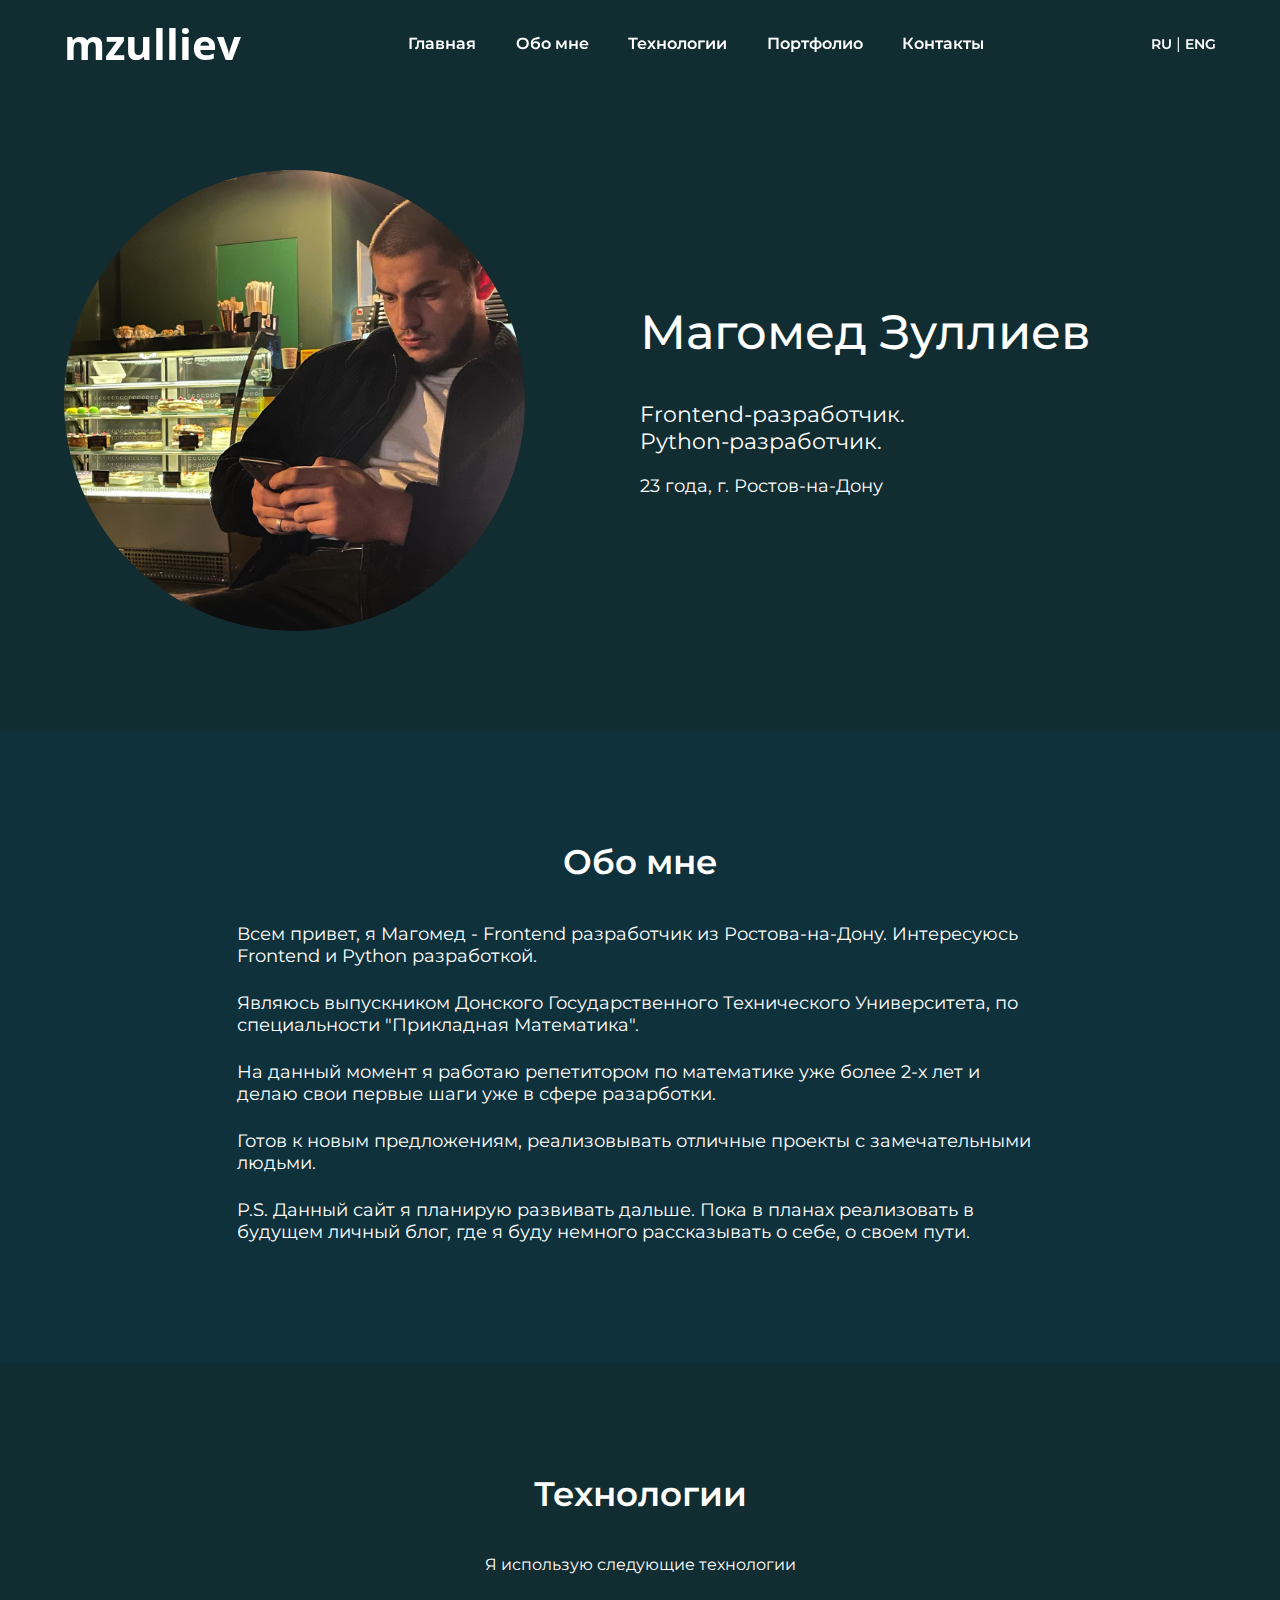
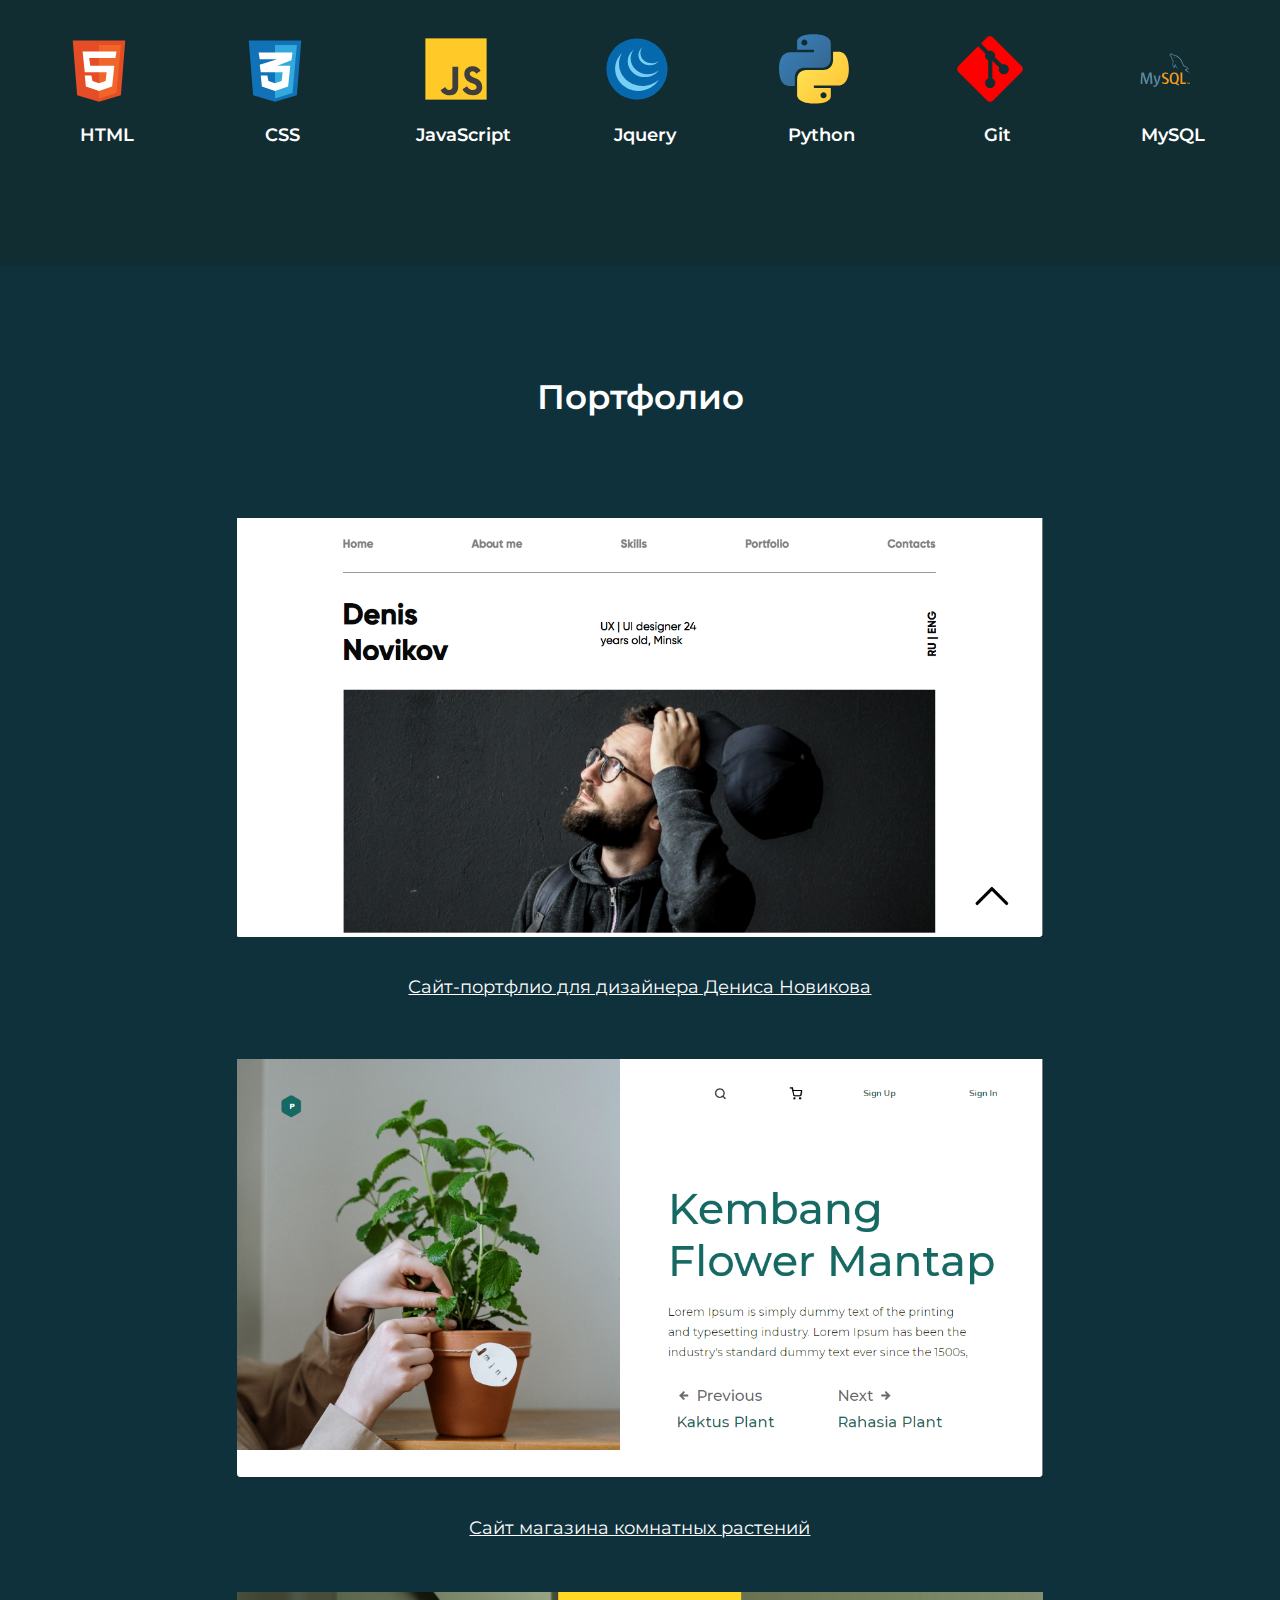
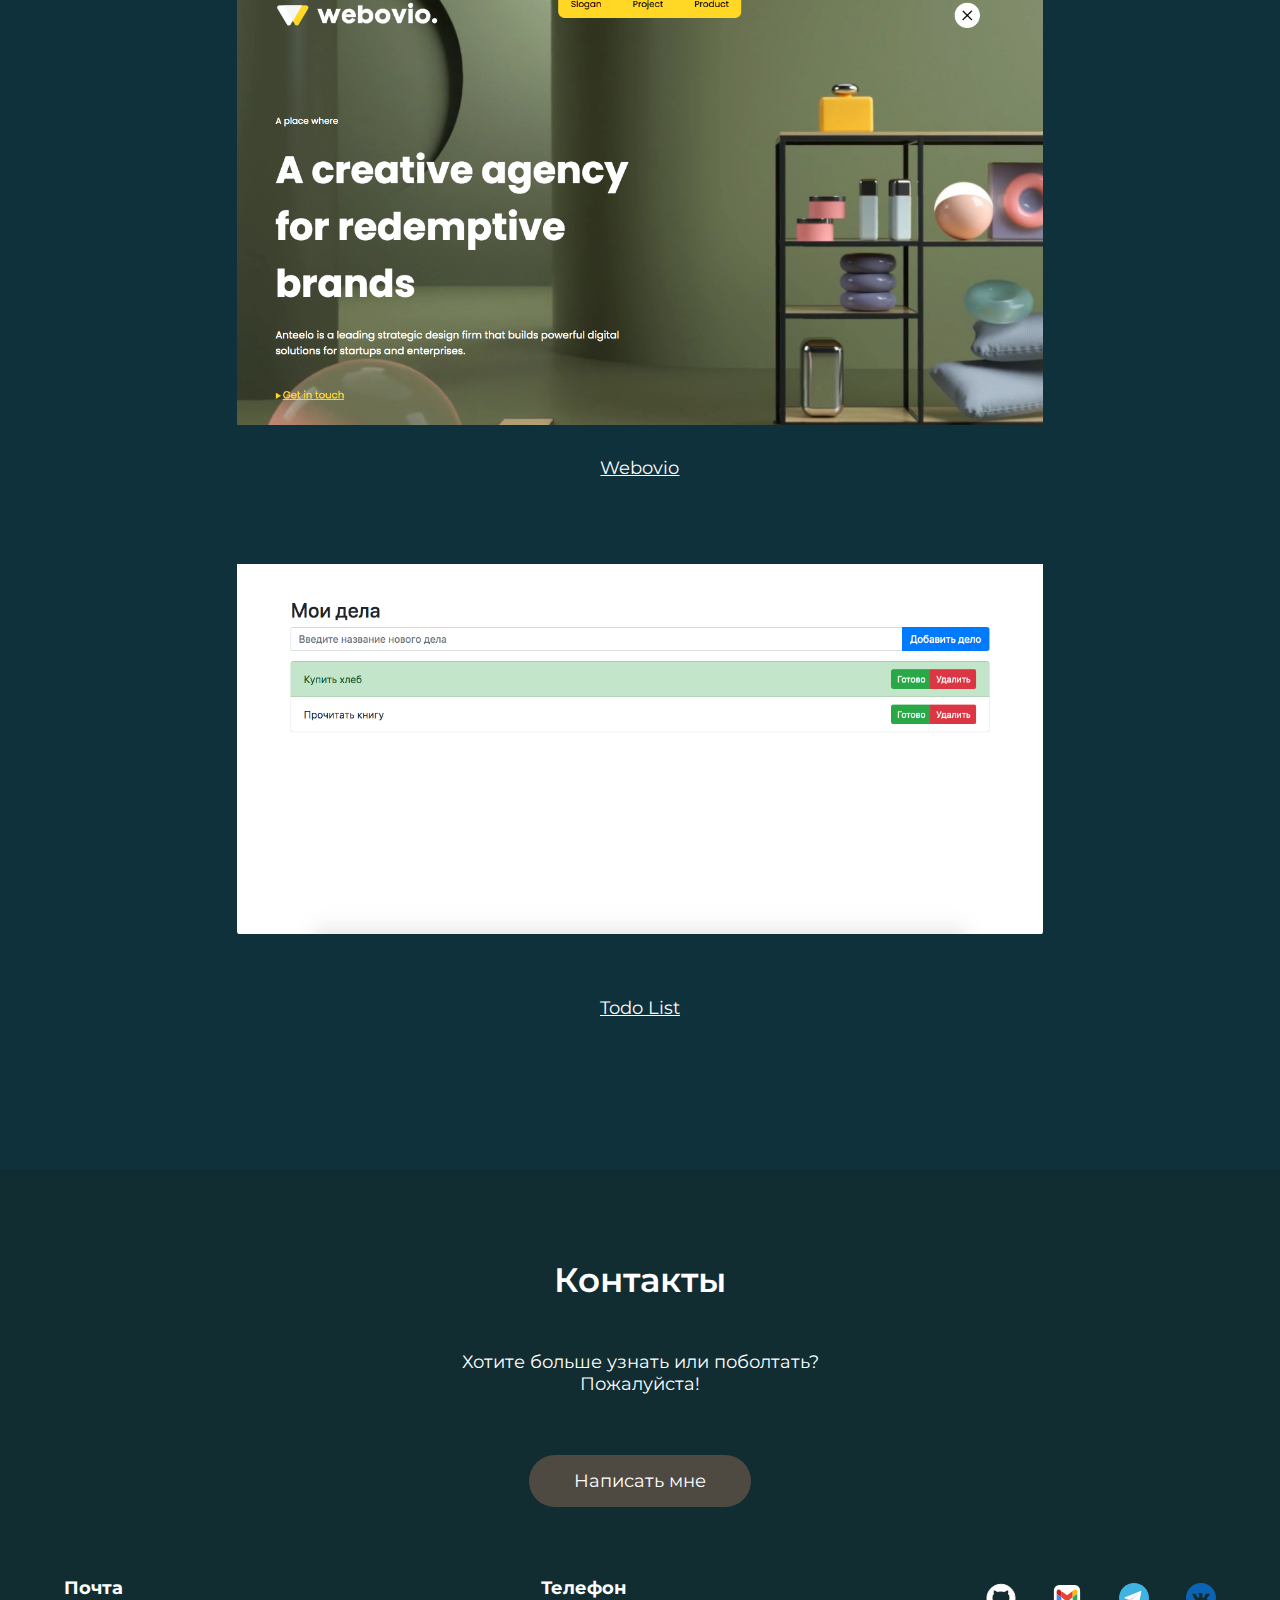
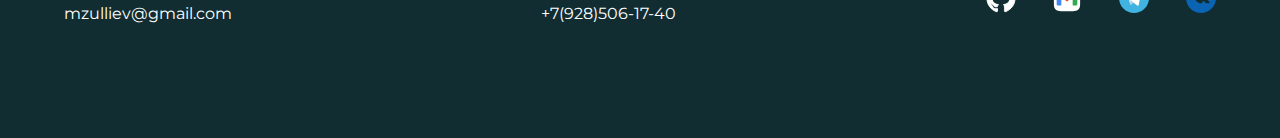
<file: index.html>
<!DOCTYPE html>
<html lang="ru">
<head>
    <meta charset="UTF-8">
    <meta http-equiv="X-UA-Compatible" content="IE=edge">
    <meta name="viewport" content="width=device-width, initial-scale=1.0">
    <title>mzulliev</title>
    <link rel="stylesheet" href="main.css">
    <link rel="stylesheet" href="adaptive.css">
    <link rel="preconnect" href="https://fonts.googleapis.com">
    <link rel="preconnect" href="https://fonts.gstatic.com" crossorigin>
    <link href="https://fonts.googleapis.com/css2?family=Montserrat:wght@200;300;400;500;600;700;800;900&family=Open+Sans:wght@700;800&display=swap" rel="stylesheet">
    <script src="js/jquery-3.6.3.min.js"></script>
    <script src="js/script.js"></script>
</head>
<body>
    <header>
        <div class="container">
            <a href="#" id="logo">mzulliev</a>
            <nav>
                <div class="burger">
                    <span></span>
                </div>
                <ul class="nav-list">
                    <li><a href="#">Главная</a></li>
                    <li><a href="#about-me">Обо мне</a></li>
                    <li><a href="#skills">Технологии</a></li>
                    <li><a href="#portfolio">Портфолио</a></li>
                    <li><a href="#contacts">Контакты</a></li>
                </ul>
            </nav>
            <div class="swith-language"><p><a href="index.html">RU</a> | <a href="eng-page.html">ENG</a></p></div>
        </div>
    </header>
    <main>
        <section id="main">
            <div class="container">
                <img src="img/myphoto.jpeg" alt="photo_mzulliev" class="mz-photo">
                <div class="person-info">
                    <h1 class="name">Магомед Зуллиев</h1>
                    <p class="profession-text">
                        Frontend-разработчик. 
                        <br>    
                        Python-разработчик.
                    </p>
                    <p class="info-text">
                        23 года, г. Ростов-на-Дону
                    </p>
                </div>
            </div>
        </section>
        <section id="about-me">
            <div class="container">
                <h2 class="about-me-title">Обо мне</h2>
                <div class="about-me-text">
                    <p>Всем привет, я Магомед - Frontend разработчик из Ростова-на-Дону.
                        Интересуюсь Frontend и Python разработкой.
                    </p>
                    <p>Являюсь выпускником Донского Государственного Технического Университета, 
                        по специальности "Прикладная Математика". 
                     </p>
                     <p>
                        На данный момент я работаю репетитором по математике уже более 2-х лет 
                        и делаю свои первые шаги уже в сфере разарботки.
                     </p>
                     <p>Готов к новым предложениям, реализовывать отличные проекты с замечательными людьми.</p>
                     <p class="ps-text">
                        P.S. Данный сайт я планирую развивать дальше. 
                        Пока в планах реализовать в будущем личный блог, где я буду немного рассказывать о себе,
                         о своем пути.
                     </p>
                </div>
            </div>
        </section>
        <section id="skills">
            <div class="container">
                <h2 class="skills-title">Технологии</h2>
                <p class="skills-text">Я использую следующие технологии</p>
                <div class="my-skills">
                    <div class="skill">
                        <div class="skill-icon html-icon">
                            <?xml version="1.0" encoding="utf-8"?><!-- Uploaded to: SVG Repo, www.svgrepo.com, Generator: SVG Repo Mixer Tools -->
                            <svg width="800px" height="800px" viewBox="0 0 32 32" fill="none" xmlns="http://www.w3.org/2000/svg">
                            <path d="M6 28L4 3H28L26 28L16 31L6 28Z" fill="#E44D26"/>
                            <path d="M26 5H16V29.5L24 27L26 5Z" fill="#F16529"/>
                            <path d="M9.5 17.5L8.5 8H24L23.5 11H11.5L12 14.5H23L22 24L16 26L10 24L9.5 19H12.5L13 21.5L16 22.5L19 21.5L19.5 17.5H9.5Z" fill="white"/>
                            </svg>
                        </div>
                        <p class="skill-text">HTML</p>
                    </div>
                    <div class="skill">
                        <div class="skill-icon css-icon">
                            <?xml version="1.0" encoding="utf-8"?><!-- Uploaded to: SVG Repo, www.svgrepo.com, Generator: SVG Repo Mixer Tools -->
                            <svg width="800px" height="800px" viewBox="0 0 32 32" fill="none" xmlns="http://www.w3.org/2000/svg">
                            <path d="M6 28L4 3H28L26 28L16 31L6 28Z" fill="#1172B8"/>
                            <path d="M26 5H16V29.5L24 27L26 5Z" fill="#33AADD"/>
                            <path d="M19.5 17.5H9.5L9 14L17 11.5H9L8.5 8.5H24L23.5 12L17 14.5H23L22 24L16 26L10 24L9.5 19H12.5L13 21.5L16 22.5L19 21.5L19.5 17.5Z" fill="white"/>
                            </svg>
                        </div>
                        <p class="skill-text">CSS</p>
                    </div>
                    <div class="skill">
                        <div class="skill-icon js-icon">
                            <?xml version="1.0" encoding="utf-8"?><!-- Uploaded to: SVG Repo, www.svgrepo.com, Generator: SVG Repo Mixer Tools -->
                            <svg width="800px" height="800px" viewBox="0 0 32 32" fill="none" xmlns="http://www.w3.org/2000/svg">
                            <rect x="2" y="2" width="28" height="28" fill="#FFCA28"/>
                            <path d="M19 25.2879L21.0615 23.9237C21.2231 24.4313 22.2462 25.6368 23.5385 25.6368C24.8308 25.6368 25.4308 24.931 25.4308 24.463C25.4308 23.1878 24.1112 22.7382 23.4774 22.5223C23.374 22.4871 23.289 22.4581 23.2308 22.4328C23.2009 22.4198 23.1558 22.4025 23.0979 22.3804C22.393 22.1111 19.7923 21.1175 19.7923 18.2373C19.7923 15.065 22.8538 14.7002 23.5462 14.7002C23.9991 14.7002 26.1769 14.7557 27.2615 16.7939L25.2615 18.1898C24.8231 17.3015 24.0946 17.0081 23.6462 17.0081C22.5385 17.0081 22.3077 17.8201 22.3077 18.1898C22.3077 19.227 23.5112 19.6919 24.5273 20.0844C24.7932 20.1871 25.0462 20.2848 25.2615 20.3866C26.3692 20.91 28 21.7666 28 24.463C28 25.8136 26.8672 28.0002 24.0154 28.0002C20.1846 28.0002 19.1692 25.7003 19 25.2879Z" fill="#3E3E3E"/>
                            <path d="M9 25.5587L11.1487 24.1953C11.317 24.7026 11.9713 25.638 12.9205 25.638C13.8698 25.638 14.3557 24.663 14.3557 24.1953V15.0002H16.9982V24.1953C17.041 25.4636 16.3376 28.0002 13.2332 28.0002C10.379 28.0002 9.19242 26.3039 9 25.5587Z" fill="#3E3E3E"/>
                            </svg>
                        </div>
                        <p class="skill-text">JavaScript</p>
                    </div>
                    <div class="skill">
                        <div class="skill-icon jquery-icon">
                            <?xml version="1.0" encoding="utf-8"?>
                            <svg width="800px" height="800px" viewBox="0 0 32 32" fill="none" xmlns="http://www.w3.org/2000/svg">
                            <circle cx="16" cy="16" r="14" fill="#0769AD"/>
                            <path d="M22.6573 13.4211C23.9143 13.4211 25.0652 13.0019 25.955 12.3066C25.0312 13.5238 23.5007 14.3196 21.7689 14.3196C18.9477 14.3196 16.6607 12.2077 16.6607 9.60256C16.6607 8.1581 17.3638 6.86527 18.4712 6C17.8901 6.76568 17.5491 7.6981 17.5491 8.70407C17.5491 11.3092 19.8361 13.4211 22.6573 13.4211Z" fill="#78CFF5"/>
                            <path d="M25.9064 16.6586C24.5512 17.7216 22.7968 18.3628 20.8805 18.3628C16.5874 18.3628 13.1071 15.1447 13.1071 11.1749C13.1071 9.63522 13.6307 8.20859 14.5221 7.03894C12.8413 8.35742 11.7745 10.3248 11.7745 12.5226C11.7745 16.4924 15.2548 19.7106 19.5479 19.7106C22.176 19.7106 24.4994 18.5047 25.9064 16.6586Z" fill="#78CFF5"/>
                            <path d="M26 20.7701C24.0689 22.6129 21.3937 23.7538 18.4375 23.7538C12.5497 23.7538 7.77678 19.2283 7.77678 13.6458C7.77678 11.8768 8.25603 10.214 9.09813 8.76767C7.18322 10.595 6 13.1125 6 15.892C6 21.4745 10.7729 26 16.6607 26C20.6827 26 24.1846 23.8881 26 20.7701Z" fill="#78CFF5"/>
                            </svg>
                        </div>
                        <p class="skill-text">Jquery</p>
                    </div>
                    <div class="skill">
                        <div class="skill-icon python-icon">
                            <?xml version="1.0" encoding="UTF-8" standalone="no" ?>
                            <svg width="800px" height="800px" viewBox="0 -0.5 256 256" version="1.1" xmlns="http://www.w3.org/2000/svg" xmlns:xlink="http://www.w3.org/1999/xlink" preserveAspectRatio="xMidYMid">
                                <defs>
                                    <linearGradient x1="12.9593594%" y1="12.0393928%" x2="79.6388325%" y2="78.2008538%" id="linearGradient-1">
                                        <stop stop-color="#387EB8" offset="0%">
                            </stop>
                                        <stop stop-color="#366994" offset="100%">
                            </stop>
                                    </linearGradient>
                                    <linearGradient x1="19.127525%" y1="20.5791813%" x2="90.7415328%" y2="88.4290372%" id="linearGradient-2">
                                        <stop stop-color="#FFE052" offset="0%">
                            </stop>
                                        <stop stop-color="#FFC331" offset="100%">
                            </stop>
                                    </linearGradient>
                                </defs>
                                <g>
                                    <path d="M126.915866,0.0722755491 C62.0835831,0.0722801733 66.1321288,28.1874648 66.1321288,28.1874648 L66.2044043,57.3145115 L128.072276,57.3145115 L128.072276,66.0598532 L41.6307171,66.0598532 C41.6307171,66.0598532 0.144551098,61.3549438 0.144551098,126.771315 C0.144546474,192.187673 36.3546019,189.867871 36.3546019,189.867871 L57.9649915,189.867871 L57.9649915,159.51214 C57.9649915,159.51214 56.8001363,123.302089 93.5968379,123.302089 L154.95878,123.302089 C154.95878,123.302089 189.434218,123.859386 189.434218,89.9830604 L189.434218,33.9695088 C189.434218,33.9695041 194.668541,0.0722755491 126.915866,0.0722755491 L126.915866,0.0722755491 L126.915866,0.0722755491 Z M92.8018069,19.6589497 C98.9572068,19.6589452 103.932242,24.6339846 103.932242,30.7893845 C103.932246,36.9447844 98.9572068,41.9198193 92.8018069,41.9198193 C86.646407,41.9198239 81.6713721,36.9447844 81.6713721,30.7893845 C81.6713674,24.6339846 86.646407,19.6589497 92.8018069,19.6589497 L92.8018069,19.6589497 L92.8018069,19.6589497 Z" fill="url(#linearGradient-1)">
                            </path>
                                    <path d="M128.757101,254.126271 C193.589403,254.126271 189.540839,226.011081 189.540839,226.011081 L189.468564,196.884035 L127.600692,196.884035 L127.600692,188.138693 L214.042251,188.138693 C214.042251,188.138693 255.528417,192.843589 255.528417,127.427208 C255.52844,62.0108566 219.318366,64.3306589 219.318366,64.3306589 L197.707976,64.3306589 L197.707976,94.6863832 C197.707976,94.6863832 198.87285,130.896434 162.07613,130.896434 L100.714182,130.896434 C100.714182,130.896434 66.238745,130.339138 66.238745,164.215486 L66.238745,220.229038 C66.238745,220.229038 61.0044225,254.126271 128.757101,254.126271 L128.757101,254.126271 L128.757101,254.126271 Z M162.87116,234.539597 C156.715759,234.539597 151.740726,229.564564 151.740726,223.409162 C151.740726,217.253759 156.715759,212.278727 162.87116,212.278727 C169.026563,212.278727 174.001595,217.253759 174.001595,223.409162 C174.001618,229.564564 169.026563,234.539597 162.87116,234.539597 L162.87116,234.539597 L162.87116,234.539597 Z" fill="url(#linearGradient-2)">
                            </path>
                                </g>
                            </svg>
                        </div>
                        <p class="skill-text">Python</p>
                    </div>
                    <div class="skill">
                        <div class="skill-icon git-icon">
                            <?xml version="1.0" encoding="utf-8"?>
                            <svg fill="#000000" width="800px" height="800px" viewBox="0 0 32 32" version="1.1" xmlns="http://www.w3.org/2000/svg">
                            <title>git</title>
                            <path d="M30.428 14.663l-13.095-13.094c-0.35-0.349-0.833-0.565-1.367-0.565s-1.017 0.216-1.367 0.565l0-0-2.713 2.718 3.449 3.449c0.22-0.077 0.473-0.121 0.737-0.121 1.269 0 2.297 1.028 2.297 2.297 0 0.269-0.046 0.526-0.131 0.766l0.005-0.016 3.322 3.324c0.222-0.079 0.479-0.125 0.746-0.125 1.268 0 2.296 1.028 2.296 2.296s-1.028 2.296-2.296 2.296c-1.268 0-2.296-1.028-2.296-2.296 0-0.313 0.063-0.611 0.176-0.883l-0.006 0.015-3.11-3.094v8.154c0.764 0.385 1.279 1.163 1.279 2.061 0 1.27-1.030 2.3-2.3 2.3s-2.3-1.030-2.3-2.3c0-0.634 0.256-1.207 0.671-1.623l-0 0c0.211-0.211 0.462-0.382 0.741-0.502l0.015-0.006v-8.234c-0.842-0.354-1.422-1.173-1.422-2.126 0-0.32 0.065-0.624 0.183-0.901l-0.006 0.015-3.389-3.405-8.98 8.974c-0.348 0.351-0.562 0.834-0.562 1.368s0.215 1.017 0.563 1.368l13.096 13.092c0.349 0.35 0.832 0.566 1.366 0.566s1.016-0.216 1.366-0.566l13.034-13.034c0.35-0.349 0.567-0.833 0.567-1.366s-0.217-1.017-0.567-1.366l-0-0z"></path>
                            </svg>
                        </div>
                        <p class="skill-text">Git</p>
                    </div>
                    <div class="skill">
                        <div class="skill-icon mysql-icon">
                            <?xml version="1.0" encoding="utf-8"?><!-- Uploaded to: SVG Repo, www.svgrepo.com, Generator: SVG Repo Mixer Tools -->
                            <svg width="800px" height="800px" viewBox="-18.458 -22.75 191.151 191.151" xmlns="http://www.w3.org/2000/svg"><path d="M-18.458 6.58h191.151v132.49H-18.458V6.58z" fill="none"/><path d="M40.054 113.583h-5.175c-.183-8.735-.687-16.947-1.511-24.642h-.046l-7.879 24.642h-3.94l-7.832-24.642h-.045c-.581 7.388-.947 15.602-1.099 24.642H7.81c.304-10.993 1.068-21.299 2.289-30.919h6.414l7.465 22.719h.046l7.511-22.719h6.137c1.344 11.268 2.138 21.575 2.382 30.919M62.497 90.771c-2.107 11.434-4.887 19.742-8.337 24.928-2.688 3.992-5.633 5.99-8.84 5.99-.855 0-1.91-.258-3.16-.77v-2.757c.611.088 1.328.138 2.152.138 1.498 0 2.702-.412 3.62-1.238 1.098-1.006 1.647-2.137 1.647-3.388 0-.858-.428-2.612-1.282-5.268L42.618 90.77h5.084l4.076 13.19c.916 2.995 1.298 5.086 1.145 6.277 2.229-5.953 3.786-12.444 4.673-19.468h4.901v.002z" fill="#5d87a1"/><path d="M131.382 113.583h-14.7V82.664h4.945v27.113h9.755v3.806zM112.834 114.33l-5.684-2.805c.504-.414.986-.862 1.42-1.381 2.416-2.838 3.621-7.035 3.621-12.594 0-10.229-4.014-15.346-12.045-15.346-3.938 0-7.01 1.298-9.207 3.895-2.414 2.84-3.619 7.022-3.619 12.551 0 5.435 1.068 9.422 3.205 11.951 1.955 2.291 4.902 3.438 8.843 3.438 1.47 0 2.819-.18 4.048-.543l7.4 4.308 2.018-3.474zm-18.413-6.934c-1.252-2.014-1.878-5.248-1.878-9.707 0-7.785 2.365-11.682 7.1-11.682 2.475 0 4.289.932 5.449 2.792 1.25 2.017 1.879 5.222 1.879 9.619 0 7.849-2.367 11.774-7.099 11.774-2.476.001-4.29-.928-5.451-2.796M85.165 105.013c0 2.622-.962 4.773-2.884 6.458-1.924 1.678-4.504 2.519-7.737 2.519-3.024 0-5.956-.966-8.794-2.888l1.329-2.655c2.442 1.223 4.653 1.831 6.638 1.831 1.863 0 3.319-.413 4.375-1.232 1.055-.822 1.684-1.975 1.684-3.433 0-1.837-1.281-3.407-3.631-4.722-2.167-1.19-6.501-3.678-6.501-3.678-2.349-1.712-3.525-3.55-3.525-6.578 0-2.506.877-4.529 2.632-6.068 1.757-1.545 4.024-2.315 6.803-2.315 2.87 0 5.479.769 7.829 2.291l-1.192 2.656c-2.01-.854-3.994-1.281-5.951-1.281-1.585 0-2.809.381-3.66 1.146-.858.762-1.387 1.737-1.387 2.933 0 1.828 1.308 3.418 3.722 4.759 2.196 1.192 6.638 3.723 6.638 3.723 2.409 1.709 3.612 3.53 3.612 6.534" fill="#f8981d"/><path d="M137.59 72.308c-2.99-.076-5.305.225-7.248 1.047-.561.224-1.453.224-1.531.933.303.3.338.784.601 1.198.448.747 1.229 1.752 1.942 2.276.783.6 1.569 1.194 2.393 1.717 1.453.899 3.1 1.422 4.516 2.318.825.521 1.645 1.195 2.471 1.756.406.299.666.784 1.193.971v-.114c-.264-.336-.339-.822-.598-1.196l-1.122-1.082c-1.084-1.456-2.431-2.727-3.884-3.771-1.196-.824-3.812-1.944-4.297-3.322l-.076-.076c.822-.077 1.797-.375 2.578-.604 1.271-.335 2.43-.259 3.734-.594.6-.15 1.195-.338 1.797-.523v-.337c-.676-.673-1.158-1.567-1.869-2.203-1.902-1.643-3.998-3.25-6.164-4.595-1.16-.749-2.652-1.231-3.887-1.868-.445-.225-1.195-.336-1.457-.71-.67-.822-1.047-1.904-1.533-2.877-1.08-2.053-2.129-4.331-3.061-6.502-.674-1.456-1.084-2.91-1.906-4.257-3.85-6.35-8.031-10.196-14.457-13.971-1.381-.786-3.024-1.121-4.779-1.533l-2.803-.148c-.598-.262-1.197-.973-1.719-1.309-2.132-1.344-7.621-4.257-9.189-.411-1.01 2.431 1.494 4.821 2.354 6.054.635.856 1.458 1.83 1.902 2.802.263.635.337 1.309.6 1.98.598 1.644 1.157 3.473 1.943 5.007.41.782.857 1.604 1.381 2.312.3.414.822.597.936 1.272-.521.744-.562 1.867-.861 2.801-1.344 4.221-.819 9.45 1.086 12.552.596.934 2.018 2.99 3.92 2.202 1.684-.672 1.311-2.801 1.795-4.668.111-.451.038-.747.262-1.043v.073c.521 1.045 1.047 2.052 1.53 3.1 1.159 1.829 3.177 3.735 4.858 5.002.895.676 1.604 1.832 2.725 2.245V74.1h-.074c-.227-.335-.559-.485-.857-.745-.674-.673-1.42-1.495-1.943-2.241-1.566-2.093-2.952-4.41-4.182-6.801-.602-1.16-1.121-2.428-1.606-3.586-.226-.447-.226-1.121-.601-1.346-.562.821-1.381 1.532-1.791 2.538-.711 1.609-.785 3.588-1.049 5.646l-.147.072c-1.19-.299-1.604-1.53-2.056-2.575-1.119-2.654-1.307-6.914-.336-9.976.26-.783 1.385-3.249.936-3.995-.225-.715-.973-1.122-1.383-1.685-.482-.708-1.01-1.604-1.346-2.39-.896-2.091-1.347-4.408-2.312-6.498-.451-.974-1.234-1.982-1.868-2.879-.712-1.008-1.495-1.718-2.058-2.913-.186-.411-.447-1.083-.148-1.53.073-.3.225-.412.523-.487.484-.409 1.867.111 2.352.336 1.385.56 2.543 1.083 3.699 1.867.523.375 1.084 1.085 1.755 1.272h.786c1.193.26 2.538.072 3.661.41 1.979.636 3.772 1.569 5.38 2.576 4.893 3.103 8.928 7.512 11.652 12.778.447.858.637 1.644 1.045 2.539.787 1.832 1.76 3.7 2.541 5.493.785 1.755 1.533 3.547 2.654 5.005.559.784 2.805 1.195 3.812 1.606.745.335 1.905.633 2.577 1.044 1.271.783 2.537 1.682 3.732 2.543.595.448 2.465 1.382 2.576 2.13M99.484 39.844a5.82 5.82 0 0 0-1.529.188v.075h.072c.301.597.824 1.011 1.197 1.532.301.599.562 1.193.857 1.791l.072-.074c.527-.373.789-.971.789-1.868-.227-.264-.262-.522-.451-.784-.22-.374-.705-.56-1.007-.86" fill="#5d87a1"/><path d="M141.148 113.578h.774v-3.788h-1.161l-.947 2.585-1.029-2.585h-1.118v3.788h.731v-2.882h.041l1.078 2.882h.557l1.074-2.882v2.882zm-6.235 0h.819v-3.146h1.072v-.643h-3.008v.643h1.115l.002 3.146z" fill="#f8981d"/></svg>
                        </div>
                        <p class="skill-text">MySQL</p>
                    </div>
                </div>
            </div>
        </section>
        <section id="portfolio">
            <div class="container">
                <h2 class="portfolio-title"> Портфолио </h2>
                <div class="projects">
                    <div class="project project-den-nov">
                        <a href="https://mzulliev.github.io/mzulliev_pj_1.github.io/#" class="project-text" target="_blank">Сайт-портфлио для дизайнера Дениса Новикова</a>
                    </div>
                    <div class="project project-plant-shop">
                        <a href="err[404].html" class="project-text" target="_blank">Сайт магазина комнатных растений</a>
                    </div>
                    <div class="project project-webovio">
                        <a href="https://mzulliev.github.io/webovio.github.io/" class="project-text" target="_blank">Webovio</a>
                    </div>
                    <div class="project project-todo-list">
                        <a href="https://mzulliev.github.io/todo-list-app.gitub.io/" class="project-text" target="_blank">Todo List</a>
                    </div>
                </div>
            </div>
        </section>
    </main>
    <footer id="contacts">
        <div class="container">
            <h2 class="contacts-title">
                Контакты
            </h2>
            <p class="contacts-text">Хотите больше узнать или поболтать? Пожалуйста!</p>
            <a href="https://t.me/mzulliev" class="contacts-btn" target="_blank">Написать мне</a>
            <div class="contacts-bottom">
                <div class="email">
                    <h3 class="contacts-bottom-title email-title">Почта</h3>
                    <a href="mailto:mzulliev@gmail.com" target='_blank' class="contacts-bottom-text">mzulliev@gmail.com</a>
                </div>
                <div class="phone">
                    <h3 class="contacts-bottom-title phone-title">Телефон</h3>
                    <a href="tel:+79285061740" class="contacts-bottom-text">+7(928)506-17-40</a>
                </div>
                <div class="socials">
                    <a href="https://github.com/Mzulliev" class="social-icon github-icon" target="_blank">
                        <svg fill="#fff" viewBox="0 0 32 32" version="1.1" xmlns="http://www.w3.org/2000/svg" stroke="#fff"><g id="SVGRepo_bgCarrier" stroke-width="0"></g><g id="SVGRepo_tracerCarrier" stroke-linecap="round" stroke-linejoin="round"></g><g id="SVGRepo_iconCarrier"> <title>github</title> <path d="M16 1.375c-8.282 0-14.996 6.714-14.996 14.996 0 6.585 4.245 12.18 10.148 14.195l0.106 0.031c0.75 0.141 1.025-0.322 1.025-0.721 0-0.356-0.012-1.3-0.019-2.549-4.171 0.905-5.051-2.012-5.051-2.012-0.288-0.925-0.878-1.685-1.653-2.184l-0.016-0.009c-1.358-0.93 0.105-0.911 0.105-0.911 0.987 0.139 1.814 0.718 2.289 1.53l0.008 0.015c0.554 0.995 1.6 1.657 2.801 1.657 0.576 0 1.116-0.152 1.582-0.419l-0.016 0.008c0.072-0.791 0.421-1.489 0.949-2.005l0.001-0.001c-3.33-0.375-6.831-1.665-6.831-7.41-0-0.027-0.001-0.058-0.001-0.089 0-1.521 0.587-2.905 1.547-3.938l-0.003 0.004c-0.203-0.542-0.321-1.168-0.321-1.821 0-0.777 0.166-1.516 0.465-2.182l-0.014 0.034s1.256-0.402 4.124 1.537c1.124-0.321 2.415-0.506 3.749-0.506s2.625 0.185 3.849 0.53l-0.1-0.024c2.849-1.939 4.105-1.537 4.105-1.537 0.285 0.642 0.451 1.39 0.451 2.177 0 0.642-0.11 1.258-0.313 1.83l0.012-0.038c0.953 1.032 1.538 2.416 1.538 3.937 0 0.031-0 0.061-0.001 0.091l0-0.005c0 5.761-3.505 7.029-6.842 7.398 0.632 0.647 1.022 1.532 1.022 2.509 0 0.093-0.004 0.186-0.011 0.278l0.001-0.012c0 2.007-0.019 3.619-0.019 4.106 0 0.394 0.262 0.862 1.031 0.712 6.028-2.029 10.292-7.629 10.292-14.226 0-8.272-6.706-14.977-14.977-14.977-0.006 0-0.013 0-0.019 0h0.001z"></path> </g></svg>                </a>
                    <a href="mailto:mzulliev@gmail.com" class="social-icon gamil-icon" target="_blank">
                        <svg viewBox="0 0 32 32" fill="none" xmlns="http://www.w3.org/2000/svg"><g id="SVGRepo_bgCarrier" stroke-width="0"></g><g id="SVGRepo_tracerCarrier" stroke-linecap="round" stroke-linejoin="round"></g><g id="SVGRepo_iconCarrier"> <path d="M2 11.9556C2 8.47078 2 6.7284 2.67818 5.39739C3.27473 4.22661 4.22661 3.27473 5.39739 2.67818C6.7284 2 8.47078 2 11.9556 2H20.0444C23.5292 2 25.2716 2 26.6026 2.67818C27.7734 3.27473 28.7253 4.22661 29.3218 5.39739C30 6.7284 30 8.47078 30 11.9556V20.0444C30 23.5292 30 25.2716 29.3218 26.6026C28.7253 27.7734 27.7734 28.7253 26.6026 29.3218C25.2716 30 23.5292 30 20.0444 30H11.9556C8.47078 30 6.7284 30 5.39739 29.3218C4.22661 28.7253 3.27473 27.7734 2.67818 26.6026C2 25.2716 2 23.5292 2 20.0444V11.9556Z" fill="white"></path> <path d="M22.0515 8.52295L16.0644 13.1954L9.94043 8.52295V8.52421L9.94783 8.53053V15.0732L15.9954 19.8466L22.0515 15.2575V8.52295Z" fill="#EA4335"></path> <path d="M23.6231 7.38639L22.0508 8.52292V15.2575L26.9983 11.459V9.17074C26.9983 9.17074 26.3978 5.90258 23.6231 7.38639Z" fill="#FBBC05"></path> <path d="M22.0508 15.2575V23.9924H25.8428C25.8428 23.9924 26.9219 23.8813 26.9995 22.6513V11.459L22.0508 15.2575Z" fill="#34A853"></path> <path d="M9.94811 24.0001V15.0732L9.94043 15.0669L9.94811 24.0001Z" fill="#C5221F"></path> <path d="M9.94014 8.52404L8.37646 7.39382C5.60179 5.91001 5 9.17692 5 9.17692V11.4651L9.94014 15.0667V8.52404Z" fill="#C5221F"></path> <path d="M9.94043 8.52441V15.0671L9.94811 15.0734V8.53073L9.94043 8.52441Z" fill="#C5221F"></path> <path d="M5 11.4668V22.6591C5.07646 23.8904 6.15673 24.0003 6.15673 24.0003H9.94877L9.94014 15.0671L5 11.4668Z" fill="#4285F4"></path> </g></svg>
                    </a>
                    <a href="https://t.me/mzulliev" class="social-icon tm-icon" target="_blank">
                        <svg viewBox="0 0 256 256" version="1.1" xmlns="http://www.w3.org/2000/svg" xmlns:xlink="http://www.w3.org/1999/xlink" preserveAspectRatio="xMidYMid" fill="#000000"><g id="SVGRepo_bgCarrier" stroke-width="0"></g><g id="SVGRepo_tracerCarrier" stroke-linecap="round" stroke-linejoin="round"></g><g id="SVGRepo_iconCarrier"> <g> <path d="M128,0 C57.307,0 0,57.307 0,128 L0,128 C0,198.693 57.307,256 128,256 L128,256 C198.693,256 256,198.693 256,128 L256,128 C256,57.307 198.693,0 128,0 L128,0 Z" fill="#40B3E0"> </path> <path d="M190.2826,73.6308 L167.4206,188.8978 C167.4206,188.8978 164.2236,196.8918 155.4306,193.0548 L102.6726,152.6068 L83.4886,143.3348 L51.1946,132.4628 C51.1946,132.4628 46.2386,130.7048 45.7586,126.8678 C45.2796,123.0308 51.3546,120.9528 51.3546,120.9528 L179.7306,70.5928 C179.7306,70.5928 190.2826,65.9568 190.2826,73.6308" fill="#FFFFFF"> </path> <path d="M98.6178,187.6035 C98.6178,187.6035 97.0778,187.4595 95.1588,181.3835 C93.2408,175.3085 83.4888,143.3345 83.4888,143.3345 L161.0258,94.0945 C161.0258,94.0945 165.5028,91.3765 165.3428,94.0945 C165.3428,94.0945 166.1418,94.5735 163.7438,96.8115 C161.3458,99.0505 102.8328,151.6475 102.8328,151.6475" fill="#D2E5F1"> </path> <path d="M122.9015,168.1154 L102.0335,187.1414 C102.0335,187.1414 100.4025,188.3794 98.6175,187.6034 L102.6135,152.2624" fill="#B5CFE4"> </path> </g> </g></svg>
                    </a>
                    <a href="https://vk.com/mzulliev" class="social-icon vk-icon" target="_blank"><svg fill="#0b64b3" xmlns="http://www.w3.org/2000/svg" width="50" height="50" viewBox="0 0 24 24"><path d="M12 0c-6.627 0-12 5.373-12 12s5.373 12 12 12 12-5.373 12-12-5.373-12-12-12zm6.344 16.163h-1.867c-1.055 0-1.232-.601-2.102-1.469-.785-.785-1.22-.183-1.202.935.006.297-.141.534-.495.534-1.105 0-2.694.156-4.304-1.58-1.647-1.779-3.374-5.348-3.374-5.699 0-.208.172-.301.459-.301h1.898c.503 0 .545.249.686.568.584 1.331 1.981 4.002 2.354 2.511.214-.856.301-2.839-.615-3.01-.52-.096.396-.652 1.722-.652.33 0 .688.035 1.054.12.673.156.676.458.666.898-.034 1.666-.235 2.786.204 3.069.419.271 1.521-1.502 2.104-2.871.159-.378.191-.632.643-.632h2.322c1.216 0-.159 1.748-1.21 3.112-.847 1.099-.802 1.12.183 2.034.701.651 1.53 1.54 1.53 2.043 0 .238-.186.39-.656.39z"></path></svg></a>
                </div>
            </div>
        </div>
    </footer>
</body>
</html>
</file>
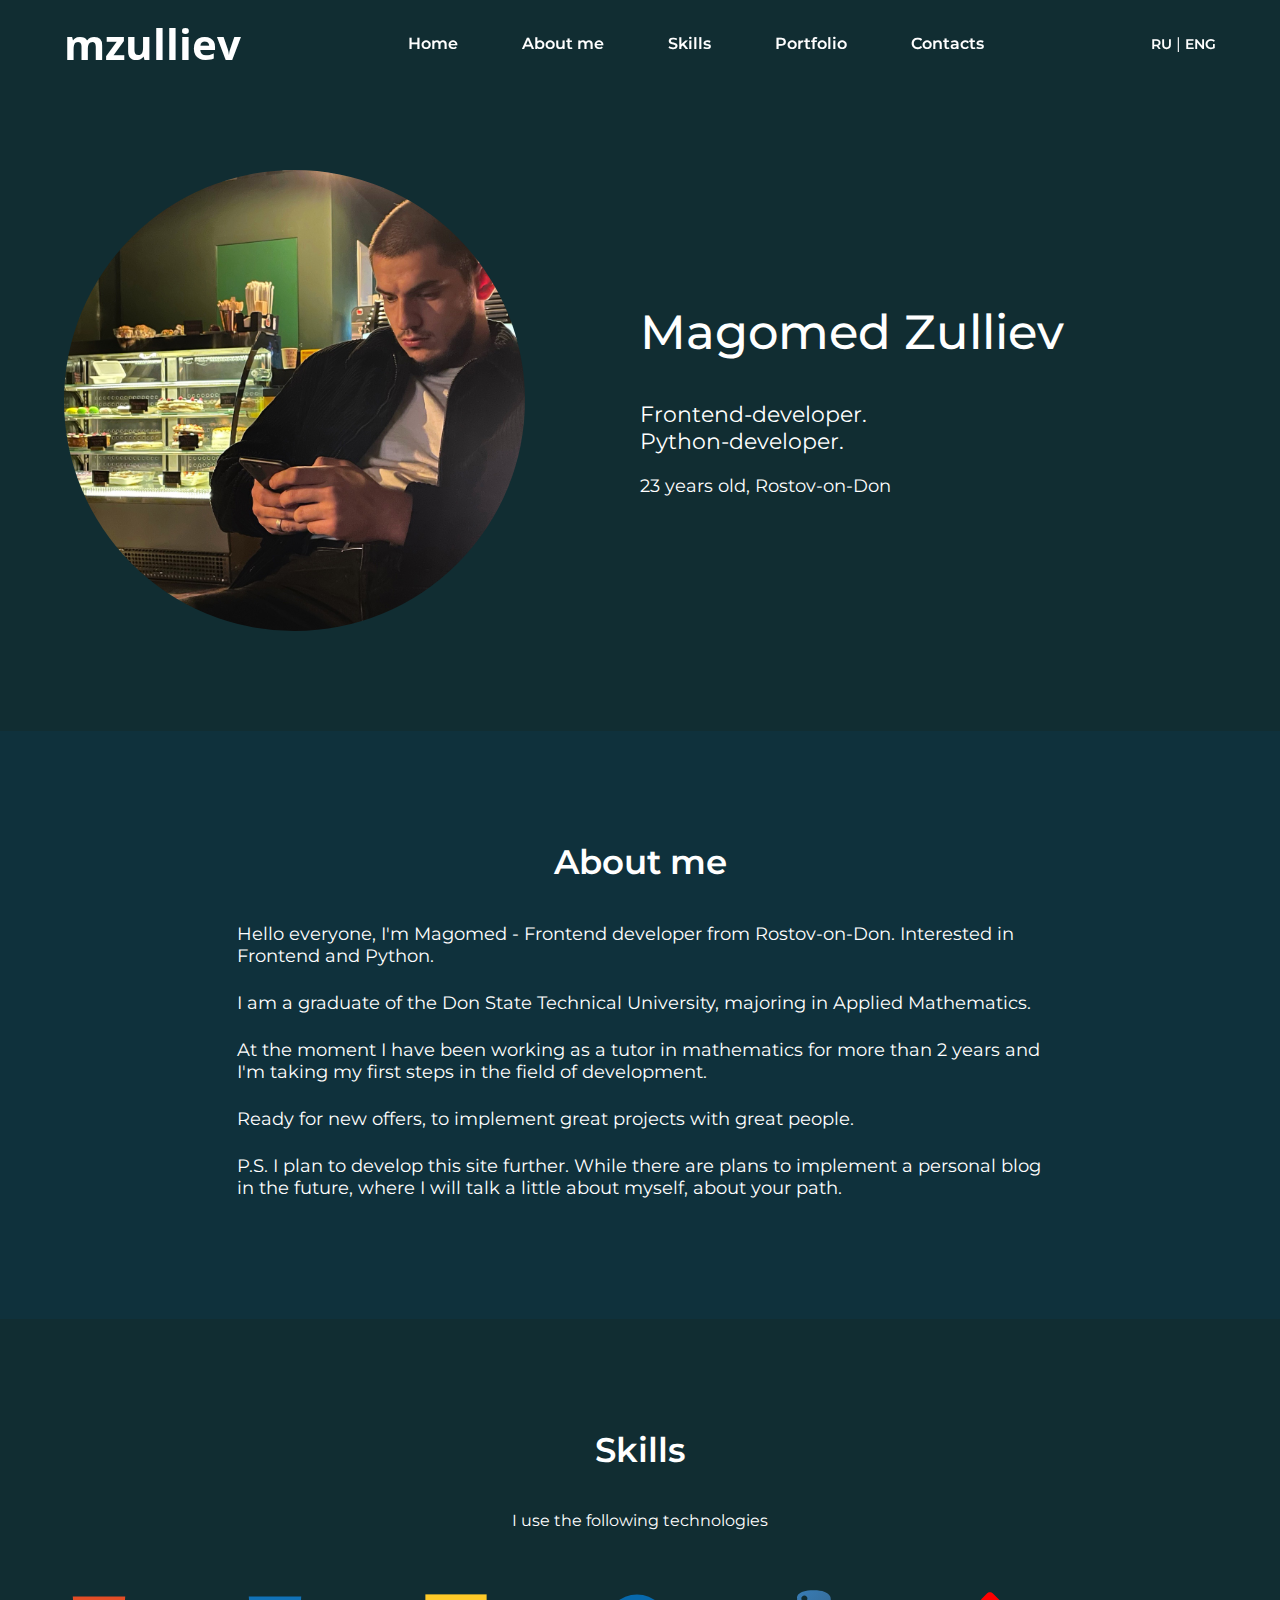
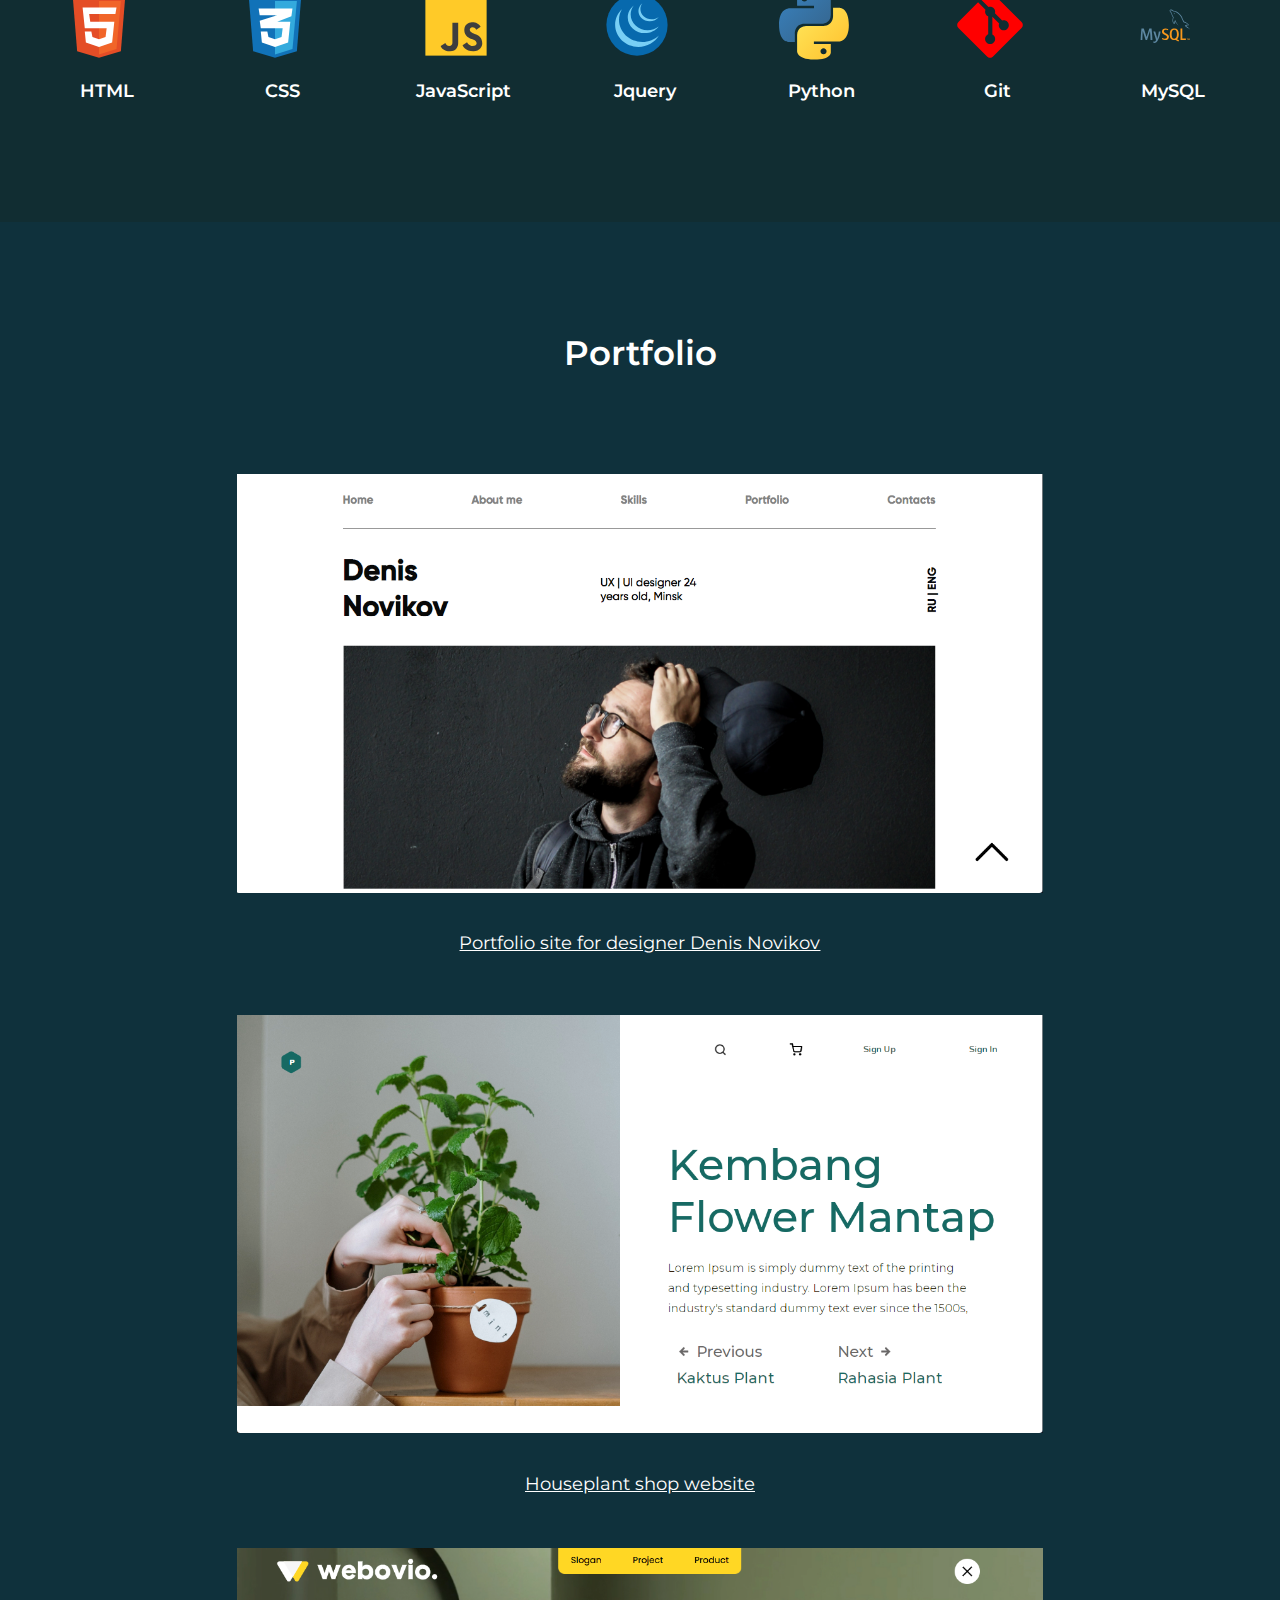
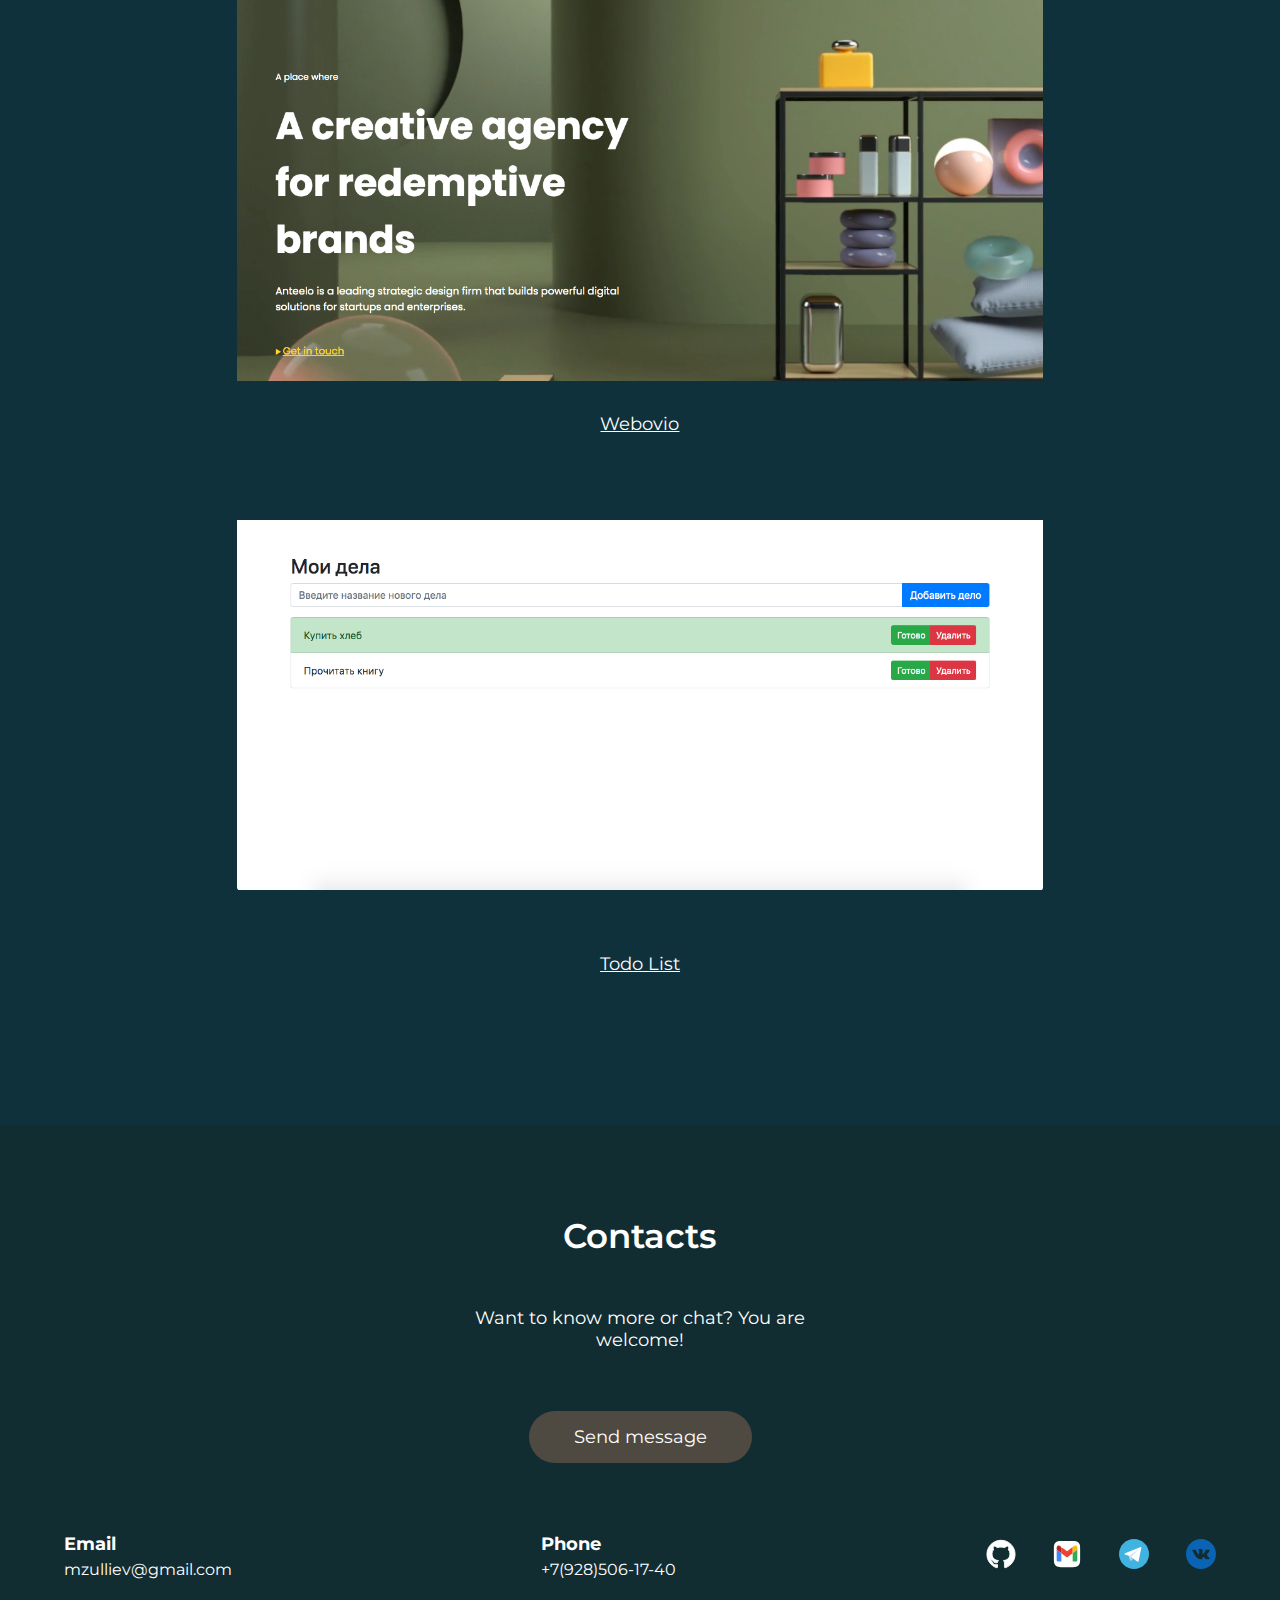
<file: eng-page.html>
<!DOCTYPE html>
<html lang="ru">
<head>
    <meta charset="UTF-8">
    <meta http-equiv="X-UA-Compatible" content="IE=edge">
    <meta name="viewport" content="width=device-width, initial-scale=1.0">
    <title>mzulliev</title>
    <link rel="stylesheet" href="main.css">
    <link rel="stylesheet" href="adaptive.css">
    <link rel="preconnect" href="https://fonts.googleapis.com">
    <link rel="preconnect" href="https://fonts.gstatic.com" crossorigin>
    <link href="https://fonts.googleapis.com/css2?family=Montserrat:wght@200;300;400;500;600;700;800;900&family=Open+Sans:wght@700;800&display=swap" rel="stylesheet">
    <script src="js/jquery-3.6.3.min.js"></script>
    <script src="js/script.js"></script>
</head>
<body>
    <header>
        <div class="container">
            <a href="#" id="logo">mzulliev</a>
            <nav>
                <div class="burger">
                    <span></span>
                </div>
                <ul class="nav-list">
                    <li><a href="#">Home</a></li>
                    <li><a href="#about-me">About me</a></li>
                    <li><a href="#skills">Skills</a></li>
                    <li><a href="#portfolio">Portfolio</a></li>
                    <li><a href="#contacts">Contacts</a></li>
                </ul>
            </nav>
            <div class="swith-language"><p><a href="index.html">RU</a> | <a href="mzullievru.html">ENG</a></p></div>
        </div>
    </header>
    <main>
        <section id="main">
            <div class="container">
                <img src="img/myphoto.jpeg" alt="photo_mzulliev" class="mz-photo">
                <div class="person-info">
                    <h1 class="name">Magomed Zulliev</h1>
                    <p class="profession-text">
                        Frontend-developer. 
                        <br>    
                        Python-developer.
                    </p>
                    <p class="info-text">
                        23 years old, Rostov-on-Don
                    </p>
                </div>
            </div>
        </section>
        <section id="about-me">
            <div class="container">
                <h2 class="about-me-title">About me</h2>
                <div class="about-me-text">
                    <p>Hello everyone, I'm Magomed - Frontend developer from Rostov-on-Don.
                        Interested in Frontend and Python.
                    </p>
                    <p>I am a graduate of the Don State Technical University,
                        majoring in Applied Mathematics. 
                     </p>
                     <p>
                        At the moment I have been working as a tutor in mathematics for more than 2 years
                        and I'm taking my first steps in the field of development.
                     </p>
                     <p>Ready for new offers, to implement great projects with great people.</p>
                     <p class="ps-text">
                        P.S. I plan to develop this site further.
                        While there are plans to implement a personal blog in the future, where I will talk a little about myself,
                         about your path.
                     </p>
                </div>
            </div>
        </section>
        <section id="skills">
            <div class="container">
                <h2 class="skills-title">Skills</h2>
                <p class="skills-text">I use the following technologies</p>
                <div class="my-skills">
                    <div class="skill">
                        <div class="skill-icon html-icon">
                            <?xml version="1.0" encoding="utf-8"?><!-- Uploaded to: SVG Repo, www.svgrepo.com, Generator: SVG Repo Mixer Tools -->
                            <svg width="800px" height="800px" viewBox="0 0 32 32" fill="none" xmlns="http://www.w3.org/2000/svg">
                            <path d="M6 28L4 3H28L26 28L16 31L6 28Z" fill="#E44D26"/>
                            <path d="M26 5H16V29.5L24 27L26 5Z" fill="#F16529"/>
                            <path d="M9.5 17.5L8.5 8H24L23.5 11H11.5L12 14.5H23L22 24L16 26L10 24L9.5 19H12.5L13 21.5L16 22.5L19 21.5L19.5 17.5H9.5Z" fill="white"/>
                            </svg>
                        </div>
                        <p class="skill-text">HTML</p>
                    </div>
                    <div class="skill">
                        <div class="skill-icon css-icon">
                            <?xml version="1.0" encoding="utf-8"?><!-- Uploaded to: SVG Repo, www.svgrepo.com, Generator: SVG Repo Mixer Tools -->
                            <svg width="800px" height="800px" viewBox="0 0 32 32" fill="none" xmlns="http://www.w3.org/2000/svg">
                            <path d="M6 28L4 3H28L26 28L16 31L6 28Z" fill="#1172B8"/>
                            <path d="M26 5H16V29.5L24 27L26 5Z" fill="#33AADD"/>
                            <path d="M19.5 17.5H9.5L9 14L17 11.5H9L8.5 8.5H24L23.5 12L17 14.5H23L22 24L16 26L10 24L9.5 19H12.5L13 21.5L16 22.5L19 21.5L19.5 17.5Z" fill="white"/>
                            </svg>
                        </div>
                        <p class="skill-text">CSS</p>
                    </div>
                    <div class="skill">
                        <div class="skill-icon js-icon">
                            <?xml version="1.0" encoding="utf-8"?><!-- Uploaded to: SVG Repo, www.svgrepo.com, Generator: SVG Repo Mixer Tools -->
                            <svg width="800px" height="800px" viewBox="0 0 32 32" fill="none" xmlns="http://www.w3.org/2000/svg">
                            <rect x="2" y="2" width="28" height="28" fill="#FFCA28"/>
                            <path d="M19 25.2879L21.0615 23.9237C21.2231 24.4313 22.2462 25.6368 23.5385 25.6368C24.8308 25.6368 25.4308 24.931 25.4308 24.463C25.4308 23.1878 24.1112 22.7382 23.4774 22.5223C23.374 22.4871 23.289 22.4581 23.2308 22.4328C23.2009 22.4198 23.1558 22.4025 23.0979 22.3804C22.393 22.1111 19.7923 21.1175 19.7923 18.2373C19.7923 15.065 22.8538 14.7002 23.5462 14.7002C23.9991 14.7002 26.1769 14.7557 27.2615 16.7939L25.2615 18.1898C24.8231 17.3015 24.0946 17.0081 23.6462 17.0081C22.5385 17.0081 22.3077 17.8201 22.3077 18.1898C22.3077 19.227 23.5112 19.6919 24.5273 20.0844C24.7932 20.1871 25.0462 20.2848 25.2615 20.3866C26.3692 20.91 28 21.7666 28 24.463C28 25.8136 26.8672 28.0002 24.0154 28.0002C20.1846 28.0002 19.1692 25.7003 19 25.2879Z" fill="#3E3E3E"/>
                            <path d="M9 25.5587L11.1487 24.1953C11.317 24.7026 11.9713 25.638 12.9205 25.638C13.8698 25.638 14.3557 24.663 14.3557 24.1953V15.0002H16.9982V24.1953C17.041 25.4636 16.3376 28.0002 13.2332 28.0002C10.379 28.0002 9.19242 26.3039 9 25.5587Z" fill="#3E3E3E"/>
                            </svg>
                        </div>
                        <p class="skill-text">JavaScript</p>
                    </div>
                    <div class="skill">
                        <div class="skill-icon jquery-icon">
                            <?xml version="1.0" encoding="utf-8"?>
                            <svg width="800px" height="800px" viewBox="0 0 32 32" fill="none" xmlns="http://www.w3.org/2000/svg">
                            <circle cx="16" cy="16" r="14" fill="#0769AD"/>
                            <path d="M22.6573 13.4211C23.9143 13.4211 25.0652 13.0019 25.955 12.3066C25.0312 13.5238 23.5007 14.3196 21.7689 14.3196C18.9477 14.3196 16.6607 12.2077 16.6607 9.60256C16.6607 8.1581 17.3638 6.86527 18.4712 6C17.8901 6.76568 17.5491 7.6981 17.5491 8.70407C17.5491 11.3092 19.8361 13.4211 22.6573 13.4211Z" fill="#78CFF5"/>
                            <path d="M25.9064 16.6586C24.5512 17.7216 22.7968 18.3628 20.8805 18.3628C16.5874 18.3628 13.1071 15.1447 13.1071 11.1749C13.1071 9.63522 13.6307 8.20859 14.5221 7.03894C12.8413 8.35742 11.7745 10.3248 11.7745 12.5226C11.7745 16.4924 15.2548 19.7106 19.5479 19.7106C22.176 19.7106 24.4994 18.5047 25.9064 16.6586Z" fill="#78CFF5"/>
                            <path d="M26 20.7701C24.0689 22.6129 21.3937 23.7538 18.4375 23.7538C12.5497 23.7538 7.77678 19.2283 7.77678 13.6458C7.77678 11.8768 8.25603 10.214 9.09813 8.76767C7.18322 10.595 6 13.1125 6 15.892C6 21.4745 10.7729 26 16.6607 26C20.6827 26 24.1846 23.8881 26 20.7701Z" fill="#78CFF5"/>
                            </svg>
                        </div>
                        <p class="skill-text">Jquery</p>
                    </div>
                    <div class="skill">
                        <div class="skill-icon python-icon">
                            <?xml version="1.0" encoding="UTF-8" standalone="no" ?>
                            <svg width="800px" height="800px" viewBox="0 -0.5 256 256" version="1.1" xmlns="http://www.w3.org/2000/svg" xmlns:xlink="http://www.w3.org/1999/xlink" preserveAspectRatio="xMidYMid">
                                <defs>
                                    <linearGradient x1="12.9593594%" y1="12.0393928%" x2="79.6388325%" y2="78.2008538%" id="linearGradient-1">
                                        <stop stop-color="#387EB8" offset="0%">
                            </stop>
                                        <stop stop-color="#366994" offset="100%">
                            </stop>
                                    </linearGradient>
                                    <linearGradient x1="19.127525%" y1="20.5791813%" x2="90.7415328%" y2="88.4290372%" id="linearGradient-2">
                                        <stop stop-color="#FFE052" offset="0%">
                            </stop>
                                        <stop stop-color="#FFC331" offset="100%">
                            </stop>
                                    </linearGradient>
                                </defs>
                                <g>
                                    <path d="M126.915866,0.0722755491 C62.0835831,0.0722801733 66.1321288,28.1874648 66.1321288,28.1874648 L66.2044043,57.3145115 L128.072276,57.3145115 L128.072276,66.0598532 L41.6307171,66.0598532 C41.6307171,66.0598532 0.144551098,61.3549438 0.144551098,126.771315 C0.144546474,192.187673 36.3546019,189.867871 36.3546019,189.867871 L57.9649915,189.867871 L57.9649915,159.51214 C57.9649915,159.51214 56.8001363,123.302089 93.5968379,123.302089 L154.95878,123.302089 C154.95878,123.302089 189.434218,123.859386 189.434218,89.9830604 L189.434218,33.9695088 C189.434218,33.9695041 194.668541,0.0722755491 126.915866,0.0722755491 L126.915866,0.0722755491 L126.915866,0.0722755491 Z M92.8018069,19.6589497 C98.9572068,19.6589452 103.932242,24.6339846 103.932242,30.7893845 C103.932246,36.9447844 98.9572068,41.9198193 92.8018069,41.9198193 C86.646407,41.9198239 81.6713721,36.9447844 81.6713721,30.7893845 C81.6713674,24.6339846 86.646407,19.6589497 92.8018069,19.6589497 L92.8018069,19.6589497 L92.8018069,19.6589497 Z" fill="url(#linearGradient-1)">
                            </path>
                                    <path d="M128.757101,254.126271 C193.589403,254.126271 189.540839,226.011081 189.540839,226.011081 L189.468564,196.884035 L127.600692,196.884035 L127.600692,188.138693 L214.042251,188.138693 C214.042251,188.138693 255.528417,192.843589 255.528417,127.427208 C255.52844,62.0108566 219.318366,64.3306589 219.318366,64.3306589 L197.707976,64.3306589 L197.707976,94.6863832 C197.707976,94.6863832 198.87285,130.896434 162.07613,130.896434 L100.714182,130.896434 C100.714182,130.896434 66.238745,130.339138 66.238745,164.215486 L66.238745,220.229038 C66.238745,220.229038 61.0044225,254.126271 128.757101,254.126271 L128.757101,254.126271 L128.757101,254.126271 Z M162.87116,234.539597 C156.715759,234.539597 151.740726,229.564564 151.740726,223.409162 C151.740726,217.253759 156.715759,212.278727 162.87116,212.278727 C169.026563,212.278727 174.001595,217.253759 174.001595,223.409162 C174.001618,229.564564 169.026563,234.539597 162.87116,234.539597 L162.87116,234.539597 L162.87116,234.539597 Z" fill="url(#linearGradient-2)">
                            </path>
                                </g>
                            </svg>
                        </div>
                        <p class="skill-text">Python</p>
                    </div>
                    <div class="skill">
                        <div class="skill-icon git-icon">
                            <?xml version="1.0" encoding="utf-8"?>
                            <svg fill="#000000" width="800px" height="800px" viewBox="0 0 32 32" version="1.1" xmlns="http://www.w3.org/2000/svg">
                            <title>git</title>
                            <path d="M30.428 14.663l-13.095-13.094c-0.35-0.349-0.833-0.565-1.367-0.565s-1.017 0.216-1.367 0.565l0-0-2.713 2.718 3.449 3.449c0.22-0.077 0.473-0.121 0.737-0.121 1.269 0 2.297 1.028 2.297 2.297 0 0.269-0.046 0.526-0.131 0.766l0.005-0.016 3.322 3.324c0.222-0.079 0.479-0.125 0.746-0.125 1.268 0 2.296 1.028 2.296 2.296s-1.028 2.296-2.296 2.296c-1.268 0-2.296-1.028-2.296-2.296 0-0.313 0.063-0.611 0.176-0.883l-0.006 0.015-3.11-3.094v8.154c0.764 0.385 1.279 1.163 1.279 2.061 0 1.27-1.030 2.3-2.3 2.3s-2.3-1.030-2.3-2.3c0-0.634 0.256-1.207 0.671-1.623l-0 0c0.211-0.211 0.462-0.382 0.741-0.502l0.015-0.006v-8.234c-0.842-0.354-1.422-1.173-1.422-2.126 0-0.32 0.065-0.624 0.183-0.901l-0.006 0.015-3.389-3.405-8.98 8.974c-0.348 0.351-0.562 0.834-0.562 1.368s0.215 1.017 0.563 1.368l13.096 13.092c0.349 0.35 0.832 0.566 1.366 0.566s1.016-0.216 1.366-0.566l13.034-13.034c0.35-0.349 0.567-0.833 0.567-1.366s-0.217-1.017-0.567-1.366l-0-0z"></path>
                            </svg>
                        </div>
                        <p class="skill-text">Git</p>
                    </div>
                    <div class="skill">
                        <div class="skill-icon mysql-icon">
                            <?xml version="1.0" encoding="utf-8"?><!-- Uploaded to: SVG Repo, www.svgrepo.com, Generator: SVG Repo Mixer Tools -->
                            <svg width="800px" height="800px" viewBox="-18.458 -22.75 191.151 191.151" xmlns="http://www.w3.org/2000/svg"><path d="M-18.458 6.58h191.151v132.49H-18.458V6.58z" fill="none"/><path d="M40.054 113.583h-5.175c-.183-8.735-.687-16.947-1.511-24.642h-.046l-7.879 24.642h-3.94l-7.832-24.642h-.045c-.581 7.388-.947 15.602-1.099 24.642H7.81c.304-10.993 1.068-21.299 2.289-30.919h6.414l7.465 22.719h.046l7.511-22.719h6.137c1.344 11.268 2.138 21.575 2.382 30.919M62.497 90.771c-2.107 11.434-4.887 19.742-8.337 24.928-2.688 3.992-5.633 5.99-8.84 5.99-.855 0-1.91-.258-3.16-.77v-2.757c.611.088 1.328.138 2.152.138 1.498 0 2.702-.412 3.62-1.238 1.098-1.006 1.647-2.137 1.647-3.388 0-.858-.428-2.612-1.282-5.268L42.618 90.77h5.084l4.076 13.19c.916 2.995 1.298 5.086 1.145 6.277 2.229-5.953 3.786-12.444 4.673-19.468h4.901v.002z" fill="#5d87a1"/><path d="M131.382 113.583h-14.7V82.664h4.945v27.113h9.755v3.806zM112.834 114.33l-5.684-2.805c.504-.414.986-.862 1.42-1.381 2.416-2.838 3.621-7.035 3.621-12.594 0-10.229-4.014-15.346-12.045-15.346-3.938 0-7.01 1.298-9.207 3.895-2.414 2.84-3.619 7.022-3.619 12.551 0 5.435 1.068 9.422 3.205 11.951 1.955 2.291 4.902 3.438 8.843 3.438 1.47 0 2.819-.18 4.048-.543l7.4 4.308 2.018-3.474zm-18.413-6.934c-1.252-2.014-1.878-5.248-1.878-9.707 0-7.785 2.365-11.682 7.1-11.682 2.475 0 4.289.932 5.449 2.792 1.25 2.017 1.879 5.222 1.879 9.619 0 7.849-2.367 11.774-7.099 11.774-2.476.001-4.29-.928-5.451-2.796M85.165 105.013c0 2.622-.962 4.773-2.884 6.458-1.924 1.678-4.504 2.519-7.737 2.519-3.024 0-5.956-.966-8.794-2.888l1.329-2.655c2.442 1.223 4.653 1.831 6.638 1.831 1.863 0 3.319-.413 4.375-1.232 1.055-.822 1.684-1.975 1.684-3.433 0-1.837-1.281-3.407-3.631-4.722-2.167-1.19-6.501-3.678-6.501-3.678-2.349-1.712-3.525-3.55-3.525-6.578 0-2.506.877-4.529 2.632-6.068 1.757-1.545 4.024-2.315 6.803-2.315 2.87 0 5.479.769 7.829 2.291l-1.192 2.656c-2.01-.854-3.994-1.281-5.951-1.281-1.585 0-2.809.381-3.66 1.146-.858.762-1.387 1.737-1.387 2.933 0 1.828 1.308 3.418 3.722 4.759 2.196 1.192 6.638 3.723 6.638 3.723 2.409 1.709 3.612 3.53 3.612 6.534" fill="#f8981d"/><path d="M137.59 72.308c-2.99-.076-5.305.225-7.248 1.047-.561.224-1.453.224-1.531.933.303.3.338.784.601 1.198.448.747 1.229 1.752 1.942 2.276.783.6 1.569 1.194 2.393 1.717 1.453.899 3.1 1.422 4.516 2.318.825.521 1.645 1.195 2.471 1.756.406.299.666.784 1.193.971v-.114c-.264-.336-.339-.822-.598-1.196l-1.122-1.082c-1.084-1.456-2.431-2.727-3.884-3.771-1.196-.824-3.812-1.944-4.297-3.322l-.076-.076c.822-.077 1.797-.375 2.578-.604 1.271-.335 2.43-.259 3.734-.594.6-.15 1.195-.338 1.797-.523v-.337c-.676-.673-1.158-1.567-1.869-2.203-1.902-1.643-3.998-3.25-6.164-4.595-1.16-.749-2.652-1.231-3.887-1.868-.445-.225-1.195-.336-1.457-.71-.67-.822-1.047-1.904-1.533-2.877-1.08-2.053-2.129-4.331-3.061-6.502-.674-1.456-1.084-2.91-1.906-4.257-3.85-6.35-8.031-10.196-14.457-13.971-1.381-.786-3.024-1.121-4.779-1.533l-2.803-.148c-.598-.262-1.197-.973-1.719-1.309-2.132-1.344-7.621-4.257-9.189-.411-1.01 2.431 1.494 4.821 2.354 6.054.635.856 1.458 1.83 1.902 2.802.263.635.337 1.309.6 1.98.598 1.644 1.157 3.473 1.943 5.007.41.782.857 1.604 1.381 2.312.3.414.822.597.936 1.272-.521.744-.562 1.867-.861 2.801-1.344 4.221-.819 9.45 1.086 12.552.596.934 2.018 2.99 3.92 2.202 1.684-.672 1.311-2.801 1.795-4.668.111-.451.038-.747.262-1.043v.073c.521 1.045 1.047 2.052 1.53 3.1 1.159 1.829 3.177 3.735 4.858 5.002.895.676 1.604 1.832 2.725 2.245V74.1h-.074c-.227-.335-.559-.485-.857-.745-.674-.673-1.42-1.495-1.943-2.241-1.566-2.093-2.952-4.41-4.182-6.801-.602-1.16-1.121-2.428-1.606-3.586-.226-.447-.226-1.121-.601-1.346-.562.821-1.381 1.532-1.791 2.538-.711 1.609-.785 3.588-1.049 5.646l-.147.072c-1.19-.299-1.604-1.53-2.056-2.575-1.119-2.654-1.307-6.914-.336-9.976.26-.783 1.385-3.249.936-3.995-.225-.715-.973-1.122-1.383-1.685-.482-.708-1.01-1.604-1.346-2.39-.896-2.091-1.347-4.408-2.312-6.498-.451-.974-1.234-1.982-1.868-2.879-.712-1.008-1.495-1.718-2.058-2.913-.186-.411-.447-1.083-.148-1.53.073-.3.225-.412.523-.487.484-.409 1.867.111 2.352.336 1.385.56 2.543 1.083 3.699 1.867.523.375 1.084 1.085 1.755 1.272h.786c1.193.26 2.538.072 3.661.41 1.979.636 3.772 1.569 5.38 2.576 4.893 3.103 8.928 7.512 11.652 12.778.447.858.637 1.644 1.045 2.539.787 1.832 1.76 3.7 2.541 5.493.785 1.755 1.533 3.547 2.654 5.005.559.784 2.805 1.195 3.812 1.606.745.335 1.905.633 2.577 1.044 1.271.783 2.537 1.682 3.732 2.543.595.448 2.465 1.382 2.576 2.13M99.484 39.844a5.82 5.82 0 0 0-1.529.188v.075h.072c.301.597.824 1.011 1.197 1.532.301.599.562 1.193.857 1.791l.072-.074c.527-.373.789-.971.789-1.868-.227-.264-.262-.522-.451-.784-.22-.374-.705-.56-1.007-.86" fill="#5d87a1"/><path d="M141.148 113.578h.774v-3.788h-1.161l-.947 2.585-1.029-2.585h-1.118v3.788h.731v-2.882h.041l1.078 2.882h.557l1.074-2.882v2.882zm-6.235 0h.819v-3.146h1.072v-.643h-3.008v.643h1.115l.002 3.146z" fill="#f8981d"/></svg>
                        </div>
                        <p class="skill-text">MySQL</p>
                    </div>
                </div>
            </div>
        </section>
        <section id="portfolio">
            <div class="container">
                <h2 class="portfolio-title"> Portfolio </h2>
                <div class="projects">
                    <div class="project project-den-nov">
                        <a href="https://mzulliev.github.io/mzulliev_pj_1.github.io/#" class="project-text" target="_blank">Portfolio site for designer Denis Novikov</a>
                    </div>
                    <div class="project project-plant-shop">
                        <a href="err[404].html" class="project-text" target="_blank">Houseplant shop website</a>
                    </div>
                    <div class="project project-webovio">
                        <a href="https://mzulliev.github.io/webovio.github.io/" class="project-text" target="_blank">Webovio</a>
                    </div>
                    <div class="project project-todo-list">
                        <a href="https://mzulliev.github.io/todo-list-app.gitub.io/" class="project-text" target="_blank">Todo List</a>
                    </div>
                </div>
            </div>
        </section>
    </main>
    <footer id="contacts"> 
        <div class="container">
            <h2 class="contacts-title"> Contacts </h2>
            <p class="contacts-text">Want to know more or chat? You are welcome!</p>
            <a href="https://t.me/mzulliev" class="contacts-btn" target="_blank">Send message</a>
            <div class="contacts-bottom">
                <div class="email">
                    <h3 class="contacts-bottom-title email-title">Email</h3>
                    <a href="mailto:mzulliev@gmail.com" target='_blank' class="contacts-bottom-text">mzulliev@gmail.com</a>
                </div>
                <div class="phone">
                    <h3 class="contacts-bottom-title phone-title">Phone</h3>
                    <a href="tel:+79285061740" class="contacts-bottom-text">+7(928)506-17-40</a>
                </div>
                <div class="socials">
                    <a href="https://github.com/Mzulliev" class="social-icon github-icon" target="_blank">
                        <svg fill="#fff" viewBox="0 0 32 32" version="1.1" xmlns="http://www.w3.org/2000/svg" stroke="#fff"><g id="SVGRepo_bgCarrier" stroke-width="0"></g><g id="SVGRepo_tracerCarrier" stroke-linecap="round" stroke-linejoin="round"></g><g id="SVGRepo_iconCarrier"> <title>github</title> <path d="M16 1.375c-8.282 0-14.996 6.714-14.996 14.996 0 6.585 4.245 12.18 10.148 14.195l0.106 0.031c0.75 0.141 1.025-0.322 1.025-0.721 0-0.356-0.012-1.3-0.019-2.549-4.171 0.905-5.051-2.012-5.051-2.012-0.288-0.925-0.878-1.685-1.653-2.184l-0.016-0.009c-1.358-0.93 0.105-0.911 0.105-0.911 0.987 0.139 1.814 0.718 2.289 1.53l0.008 0.015c0.554 0.995 1.6 1.657 2.801 1.657 0.576 0 1.116-0.152 1.582-0.419l-0.016 0.008c0.072-0.791 0.421-1.489 0.949-2.005l0.001-0.001c-3.33-0.375-6.831-1.665-6.831-7.41-0-0.027-0.001-0.058-0.001-0.089 0-1.521 0.587-2.905 1.547-3.938l-0.003 0.004c-0.203-0.542-0.321-1.168-0.321-1.821 0-0.777 0.166-1.516 0.465-2.182l-0.014 0.034s1.256-0.402 4.124 1.537c1.124-0.321 2.415-0.506 3.749-0.506s2.625 0.185 3.849 0.53l-0.1-0.024c2.849-1.939 4.105-1.537 4.105-1.537 0.285 0.642 0.451 1.39 0.451 2.177 0 0.642-0.11 1.258-0.313 1.83l0.012-0.038c0.953 1.032 1.538 2.416 1.538 3.937 0 0.031-0 0.061-0.001 0.091l0-0.005c0 5.761-3.505 7.029-6.842 7.398 0.632 0.647 1.022 1.532 1.022 2.509 0 0.093-0.004 0.186-0.011 0.278l0.001-0.012c0 2.007-0.019 3.619-0.019 4.106 0 0.394 0.262 0.862 1.031 0.712 6.028-2.029 10.292-7.629 10.292-14.226 0-8.272-6.706-14.977-14.977-14.977-0.006 0-0.013 0-0.019 0h0.001z"></path> </g></svg>                </a>
                    <a href="mailto:mzulliev@gmail.com" class="social-icon gamil-icon" target="_blank">
                        <svg viewBox="0 0 32 32" fill="none" xmlns="http://www.w3.org/2000/svg"><g id="SVGRepo_bgCarrier" stroke-width="0"></g><g id="SVGRepo_tracerCarrier" stroke-linecap="round" stroke-linejoin="round"></g><g id="SVGRepo_iconCarrier"> <path d="M2 11.9556C2 8.47078 2 6.7284 2.67818 5.39739C3.27473 4.22661 4.22661 3.27473 5.39739 2.67818C6.7284 2 8.47078 2 11.9556 2H20.0444C23.5292 2 25.2716 2 26.6026 2.67818C27.7734 3.27473 28.7253 4.22661 29.3218 5.39739C30 6.7284 30 8.47078 30 11.9556V20.0444C30 23.5292 30 25.2716 29.3218 26.6026C28.7253 27.7734 27.7734 28.7253 26.6026 29.3218C25.2716 30 23.5292 30 20.0444 30H11.9556C8.47078 30 6.7284 30 5.39739 29.3218C4.22661 28.7253 3.27473 27.7734 2.67818 26.6026C2 25.2716 2 23.5292 2 20.0444V11.9556Z" fill="white"></path> <path d="M22.0515 8.52295L16.0644 13.1954L9.94043 8.52295V8.52421L9.94783 8.53053V15.0732L15.9954 19.8466L22.0515 15.2575V8.52295Z" fill="#EA4335"></path> <path d="M23.6231 7.38639L22.0508 8.52292V15.2575L26.9983 11.459V9.17074C26.9983 9.17074 26.3978 5.90258 23.6231 7.38639Z" fill="#FBBC05"></path> <path d="M22.0508 15.2575V23.9924H25.8428C25.8428 23.9924 26.9219 23.8813 26.9995 22.6513V11.459L22.0508 15.2575Z" fill="#34A853"></path> <path d="M9.94811 24.0001V15.0732L9.94043 15.0669L9.94811 24.0001Z" fill="#C5221F"></path> <path d="M9.94014 8.52404L8.37646 7.39382C5.60179 5.91001 5 9.17692 5 9.17692V11.4651L9.94014 15.0667V8.52404Z" fill="#C5221F"></path> <path d="M9.94043 8.52441V15.0671L9.94811 15.0734V8.53073L9.94043 8.52441Z" fill="#C5221F"></path> <path d="M5 11.4668V22.6591C5.07646 23.8904 6.15673 24.0003 6.15673 24.0003H9.94877L9.94014 15.0671L5 11.4668Z" fill="#4285F4"></path> </g></svg>
                    </a>
                    <a href="https://t.me/mzulliev" class="social-icon tm-icon" target="_blank">
                        <svg viewBox="0 0 256 256" version="1.1" xmlns="http://www.w3.org/2000/svg" xmlns:xlink="http://www.w3.org/1999/xlink" preserveAspectRatio="xMidYMid" fill="#000000"><g id="SVGRepo_bgCarrier" stroke-width="0"></g><g id="SVGRepo_tracerCarrier" stroke-linecap="round" stroke-linejoin="round"></g><g id="SVGRepo_iconCarrier"> <g> <path d="M128,0 C57.307,0 0,57.307 0,128 L0,128 C0,198.693 57.307,256 128,256 L128,256 C198.693,256 256,198.693 256,128 L256,128 C256,57.307 198.693,0 128,0 L128,0 Z" fill="#40B3E0"> </path> <path d="M190.2826,73.6308 L167.4206,188.8978 C167.4206,188.8978 164.2236,196.8918 155.4306,193.0548 L102.6726,152.6068 L83.4886,143.3348 L51.1946,132.4628 C51.1946,132.4628 46.2386,130.7048 45.7586,126.8678 C45.2796,123.0308 51.3546,120.9528 51.3546,120.9528 L179.7306,70.5928 C179.7306,70.5928 190.2826,65.9568 190.2826,73.6308" fill="#FFFFFF"> </path> <path d="M98.6178,187.6035 C98.6178,187.6035 97.0778,187.4595 95.1588,181.3835 C93.2408,175.3085 83.4888,143.3345 83.4888,143.3345 L161.0258,94.0945 C161.0258,94.0945 165.5028,91.3765 165.3428,94.0945 C165.3428,94.0945 166.1418,94.5735 163.7438,96.8115 C161.3458,99.0505 102.8328,151.6475 102.8328,151.6475" fill="#D2E5F1"> </path> <path d="M122.9015,168.1154 L102.0335,187.1414 C102.0335,187.1414 100.4025,188.3794 98.6175,187.6034 L102.6135,152.2624" fill="#B5CFE4"> </path> </g> </g></svg>
                    </a>
                    <a href="https://vk.com/mzulliev" class="social-icon vk-icon" target="_blank"><svg fill="#0b64b3" xmlns="http://www.w3.org/2000/svg" width="50" height="50" viewBox="0 0 24 24"><path d="M12 0c-6.627 0-12 5.373-12 12s5.373 12 12 12 12-5.373 12-12-5.373-12-12-12zm6.344 16.163h-1.867c-1.055 0-1.232-.601-2.102-1.469-.785-.785-1.22-.183-1.202.935.006.297-.141.534-.495.534-1.105 0-2.694.156-4.304-1.58-1.647-1.779-3.374-5.348-3.374-5.699 0-.208.172-.301.459-.301h1.898c.503 0 .545.249.686.568.584 1.331 1.981 4.002 2.354 2.511.214-.856.301-2.839-.615-3.01-.52-.096.396-.652 1.722-.652.33 0 .688.035 1.054.12.673.156.676.458.666.898-.034 1.666-.235 2.786.204 3.069.419.271 1.521-1.502 2.104-2.871.159-.378.191-.632.643-.632h2.322c1.216 0-.159 1.748-1.21 3.112-.847 1.099-.802 1.12.183 2.034.701.651 1.53 1.54 1.53 2.043 0 .238-.186.39-.656.39z"></path></svg></a>
                </div>
            </div>
        </div>
    </footer>
</body>
</html>
</file>
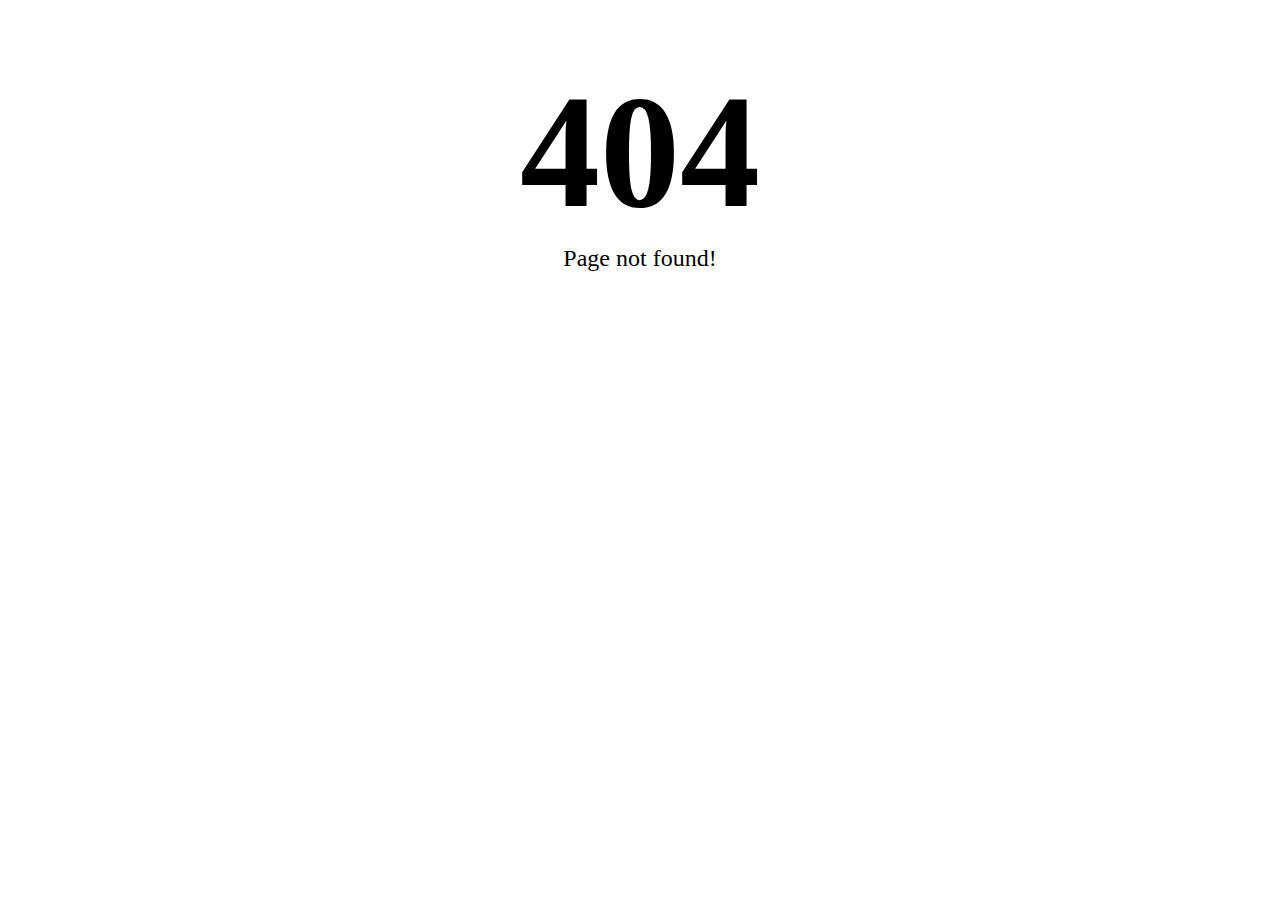
<file: err[404].html>
<!DOCTYPE html>
<html lang="en">
<head>
    <meta charset="UTF-8">
    <meta http-equiv="X-UA-Compatible" content="IE=edge">
    <meta name="viewport" content="width=device-width, initial-scale=1.0">
    <title>Error 404</title>
    <style>
        * {
            margin: 0;
            padding: 0;
        }
        body {
            text-align: center;
            padding-top: 60px;
        }
        h1 {
            font-size: 160px;
        }
        p {
            font-size: 24px;
        }

    </style>
</head>
<body>
    <h1>404</h1>
    <p>Page not found!</p>
</body>
</html>
</file>
<file: main.css>
* {
    padding: 0;
    margin: 0;
}
h1, h2, h3, h4, h5, h6 {
    color:#fff;
}
h2 {
    font-size: 34px;
    font-weight: 600;
}
li {
    list-style: none;
}
a {
    text-decoration: none;
    color: #fff;
}
p {
    color: #fff;
}
body {
    font-family: 'Montserrat', sans-serif;
    background-color: #112D32;    
}
.container {
    width: 90%;
    margin: 0 auto;
}
header {
    padding: 20px 0 30px 0;
    background-color: #112D3265;
    -webkit-backdrop-filter: blur(5px);
            backdrop-filter: blur(5px);
    position: fixed;
    width: 100%;
}
header .container {
    display: -webkit-box;
    display: -ms-flexbox;
    display: flex;
    -webkit-box-align: center;
        -ms-flex-align: center;
            align-items: center;
    -webkit-box-pack: justify;
        -ms-flex-pack: justify;
            justify-content: space-between;
    
}
header #logo {
    font-family: 'Open Sans', sans-serif;
    font-size: 42px;
    font-weight: 700;
}
header nav {
    -ms-flex-preferred-size: 50%;
        flex-basis: 50%;
    position: relative;
}
header ul{
    display: -webkit-box;
    display: -ms-flexbox;
    display: flex;
    -webkit-box-pack: justify;
        -ms-flex-pack: justify;
            justify-content: space-between;
    font-size: 18px;
    font-weight: 600;
}
header ul a {
    color: #fff;
    padding-bottom: 10px;
}
header ul a:hover {
    color: #4F4A41;
    border-bottom: 3px solid #4F4A41;
    -webkit-transition: .2s;
    -o-transition: .2s;
    transition: .2s;
}
header .swith-language a{
    font-size: 14px;
    font-weight: 600;
    color: #fff;
    padding-bottom: 10px;
}
header .swith-language a:hover {
    color: #4F4A41;
    -webkit-transition: .3s;
    -o-transition: .3s;
    transition: .3s;
}
#main {
    padding: 170px 0 100px 0;
}
#main .container {
    display: -webkit-box;
    display: -ms-flexbox;
    display: flex;
    -webkit-box-pack: justify;
        -ms-flex-pack: justify;
            justify-content: space-between;
    -webkit-box-align: center;
        -ms-flex-align: center;
            align-items: center;
}
#main .mz-photo {
    width: 40%;
    border-radius: 50%;
}
#main .person-info {
    width: 50%;
}
#main .name {
    font-size: 48px;
    font-weight: 500;
    margin-bottom: 40px;
}
#main .profession-text {
    font-size: 22px;
}
#main .info-text {
    margin-top: 20px;
    font-size: 18px;
}
#about-me {
    padding: 110px 0 120px 0;
    background-color:#0f313c;
}
#about-me .container {
    display: -webkit-box;
    display: -ms-flexbox;
    display: flex;
    -webkit-box-orient: vertical;
    -webkit-box-direction: normal;
        -ms-flex-direction: column;
            flex-direction: column;
    text-align: center;
}
.about-me-title {
    margin-bottom: 40px;
}
#about-me .about-me-text {
    width: 70%;
    margin: 0 auto;
    font-size: 22px;
    text-align: left;
}
#about-me .about-me-text p:not(:last-child) {
    margin-bottom: 25px;   
}
#skills {
    padding: 110px 0 120px 0;
}
#skills .container {
    text-align: center;
}
#skills .skills-text {
    margin-top: 40px;
    margin-bottom: 60px;
}
#skills .my-skills {
    display: -webkit-box;
    display: -ms-flexbox;
    display: flex;
    -webkit-box-pack: justify;
        -ms-flex-pack: justify;
            justify-content: space-between;
}
#skills .skill {
    font-size: 22px;
    font-weight: 600; 
}
#skills .skill-icon {
    margin-right: 15px;
    margin-bottom: 15px;
}
#skills .skill svg {
    width: 70px;
    height: auto;
}
#skills .git-icon svg{
    fill: red;
}

#portfolio {
    padding: 110px 0 150px 0;
    background-color:#0f313c;
}
#position .container {
    position: relative;
}
#portfolio .portfolio-title {
    margin-bottom: 40px;
    text-align: center;
}
#portfolio .projects {
    display: -webkit-box;
    display: -ms-flexbox;
    display: flex;
    -webkit-box-align: center;
        -ms-flex-align: center;
            align-items: center;
    -webkit-box-orient: vertical;
    -webkit-box-direction: normal;
        -ms-flex-direction: column;
            flex-direction: column;
}
#portfolio .project {
    background-repeat: no-repeat;
    background-size: contain;
    background-position: center;
    padding-top: 45%; 
    width: 70%;
    text-align: center;
}
#portfolio .project-text {
    text-decoration: underline;
    font-size: 18px;
}
#portfolio .project-den-nov {
    background-image: url('img/den_nov_desktop.jpg');
}
#portfolio .project-plant-shop {
    background-image: url('img/plant_shop_desktop.jpg');
}
#portfolio .project-webovio {
    background-image: url('img/webovio.jpg');
}
#portfolio .project-todo-list {
    background-image: url('img/todo_list.jpg');
}

footer {
    padding: 90px 0 95px 0;
}
footer .container{
    display: -webkit-box;
    display: -ms-flexbox;
    display: flex;
    -webkit-box-orient: vertical;
    -webkit-box-direction: normal;
        -ms-flex-direction: column;
            flex-direction: column;
    -webkit-box-align: center;
        -ms-flex-align: center;
            align-items: center;
}
footer .contacts-title {
    margin-bottom: 50px;
}
footer .contacts-text {
    margin-bottom: 60px;
    text-align: center;
    width: 380px;
    font-size: 18px;
}
footer .contacts-btn {
    background: #4F4A41;
    padding: 15px 45px;
    border-radius: 50px;
    font-size: 18px;
    -webkit-transition: .3s;
    -o-transition: .3s;
    transition: .3s;
}
footer .contacts-btn:hover {
    -webkit-transform: scale(1.05);
        -ms-transform: scale(1.05);
            transform: scale(1.05);
}
footer .contacts-bottom {
    width: 100%;
    display: -webkit-box;
    display: -ms-flexbox;
    display: flex;
    -webkit-box-pack: justify;
        -ms-flex-pack: justify;
            justify-content: space-between;
    margin-top: 50px;
    padding: 20px 0 20px;
}
footer .socials {
    display: -webkit-box;
    display: -ms-flexbox;
    display: flex;
    -webkit-box-pack: justify;
        -ms-flex-pack: justify;
            justify-content: space-between;
    -webkit-box-align: center;
        -ms-flex-align: center;
            align-items: center;
}
footer .social-icon:hover {
    -webkit-transform: scale(1.2);
        -ms-transform: scale(1.2);
            transform: scale(1.2);
    -webkit-transition:  .4s;
    -o-transition:  .4s;
    transition:  .4s;
}
footer .social-icon {
    -webkit-transition: .4s;
    -o-transition: .4s;
    transition: .4s;
}
footer .social-icon svg{
    width: 30px;
    height: auto;
}
footer .contacts-bottom-title {
    margin-bottom: 5px;
    font-size: 18px;
}
footer .contacts-bottom-text {
    font-size: 18px;
    font-weight: 400;
}
</file>
<file: adaptive.css>
@media screen and (min-width: 320px) and (max-width: 768px) {
    header .burger {
        right: 0;
        display: none;
    }
    header .burger span{
        width: 25px;
        height: 4px;
        background: #fff;
        display: inline-block;
        position: absolute;
        right: 0;
    }
    header .burger span::before,
    header .burger span::after {
        content: "";
        width: 25px;
        height: 4px;
        position: absolute;
        background: #fff;
    }
    header .burger span::before {
        top: -8px;
    }
    header .burger span::after {
        top: 8px;
    }
    .header-active {
        padding-bottom: 380px;
    }
    .list-active {
        position: absolute;
        right: 0;
        top: 70px;
        width: 200%;
        margin-left: -10%;
        font-size: 32px;
    }
    .list-active li:not(:last-child) {
        margin-bottom: 20px;
    }
    header .burger-active span {
        -webkit-transform: rotate(45deg);
            -ms-transform: rotate(45deg);
                transform: rotate(45deg);
        -webkit-transition: .4s;
        -o-transition: .4s;
        transition: .4s;
    }
    header .burger-active span::before {
        display: none;
    }
    header .burger-active span::after {
        -webkit-transform: rotate(-90deg);
            -ms-transform: rotate(-90deg);
                transform: rotate(-90deg);
        top: 0;
        
    }
    
}
@media screen and (min-width: 1024px) and (max-width: 1280px) {
    header {
        padding: 15px 0;
    }
    header ul, footer .contacts-bottom-text {
        font-size: 16px;
    }
    #about-me .about-me-text, #skills .skill {
        font-size: 18px;
    }
    
    footer .socials {
        -ms-flex-preferred-size: 20%;
            flex-basis: 20%;
    }
}
@media screen and (min-width: 768px) and (max-width: 1024px) {
    header {
        padding: 10px 0;
    }
    h2 {
        font-size: 32px;
    }
    header #logo, 
    #main .name {
        font-size: 36px;
    }
    header ul, 
    header .swith-language a {
        font-size: 12px;
    }
    #main {
        padding: 120px 0 70px 0;
    }
    #main .profession-text {
        font-size: 18px;
    }
    #main .info-text {
        font-size: 16px;
    }
    #about-me, 
    #skills, 
    #portfolio, 
    footer {
        padding: 70px 0 90px 0;
    }
    #about-me .about-me-text {
        font-size: 18px;
    }
    #skills .skill {
        font-size: 16px;
    }
    #skills .skill svg {
        width: 50px;
    }
    footer .contacts-btn, 
    footer .contacts-bottom-title, 
    footer .contacts-bottom-text {
        font-size: 16px;
    }
    footer .socials {
        -ms-flex-preferred-size: 20%;
            flex-basis: 20%;
    }
}
@media screen and (min-width: 480px) and (max-width: 768px) {
    header {
        padding: 10px 0 10px;
    }
    header nav ul {
        display: none;
    }
    .swith-language {
        position: absolute;
        left: 225px;
        padding-top: 10px;
    }
    header .burger {
        display: block;
    }
    header .avtive-list {
        display: block;
    }
    header .list-active {
        display: block;
    }
    #main {
        padding: 130px 0 90px 0;
    }
    #main .mz-photo {
        width: 45%;
    }
    #main .name {
        font-size: 32px;
        margin-bottom: 20px;
    }
    #main .info-text {
        margin-top: 10px;
    }
    #main .profession-text, #main .info-text {
        font-size: 14px;
    }
    #about-me, #skills, #portfolio {
        padding: 90px 0 90px 0;
    }
    h2 {
        font-size: 30px;
    }
    #about-me .about-me-text {
        font-size: 16px;
        width: 90%;
    }
    #skills .skill {
        font-size: 12px;
        /* margin-bottom: 20px; */
    }
    #skills .skill-icon svg {
        width: 36px;
    }
    #portfolio .project-text {
        font-size: 16px;
    }
    #portfolio .project {
        width: 100%;
        padding-top: 65%;
    }
    #portfolio .project:not(:last-child) {
        margin-bottom: 40px;
    }
    footer .contacts-title {
        margin-bottom: 35px;
    }
    footer .contacts-text {
        font-size: 16px;
        margin-bottom: 45px;
    }
    footer .contacts-btn {
        font-size: 16px;
    }
    footer .contacts-bottom-title {
        font-size: 16px;
        margin-bottom: 2px;
    }
    footer .contacts-bottom-text {
        font-size: 14px;
    }
    footer .social-icon svg {
        width: 35px;
    }
    footer .socials {
        display: block;
    }
}
@media screen and (min-width: 320px) and (max-width: 480px) {
    header #logo {
        font-size: 25px;
    }
    header ul {
        display: none;
    }
    .swith-language {
        position: absolute;
        left: 140px;
        padding-top: 5px;
    }
    header .burger {
        display: block;
    }
    header .avtive-list {
        display: block;
    }
    header .list-active {
        display: block;
    }
    .list-active {
        top: 60px;
        font-size: 26px;
    }
    #main {
        padding: 100px 0 40px 0;
    }
    #main .container {
        -webkit-box-orient: vertical;
        -webkit-box-direction: normal;
            -ms-flex-direction: column;
                flex-direction: column;
    }
    #main .mz-photo {
        width: 60%;
        margin-bottom: 30px;
    }
    #main .person-info {
        text-align: center;
        width: 70%;
    }
    #main .name {
        font-size: 22px;
        margin-bottom: 20px;
    }
    #main .profession-text {
        font-size: 14px;
    }
    #main .info-text {
        margin-top: 15px;
        font-size: 14px;
    }
    #about-me, #skills, #portfolio, footer {
        padding: 40px 0;
    }
    h2 {
        font-size: 20px;
    }
    .about-me-title {
        margin-bottom: 25px;
    }
    #about-me .about-me-text {
        width: 100%;
        font-size: 12px;
    }
    #skills .skills-text {
        margin-top: 25px;
        margin-bottom: 35px;
        font-size: 14px;
    }
    #skills .my-skills {
        display: -ms-grid;
        display: grid;
        -ms-grid-columns: auto auto;
        grid-template-columns: auto auto;
        -ms-flex-pack: distribute;
            justify-content: space-around;
    }
    #skills .skill {
        font-size: 14px;
        margin-bottom: 20px;
    }
    #skills .skill-icon {
        margin-right: 0;
        margin-bottom: 5px;
    }
    #skills .skill-icon svg{
        width: 40px;
    }
    #portfolio .project {
        width: 100%;
        padding-top: 65%;
    }
    #portfolio .portfolio-title {
        margin-bottom: 10px;
    }
    #portfolio .project-text {
        font-size: 12px;
    }
    #portfolio .project:not(:last-child) {
        margin-bottom: 20px;
    }
    footer .contacts-title {
        margin-bottom: 15px;
    }
    footer .contacts-text {
        font-size: 14px;
        width: 280px;    
    }
    footer .contacts-btn {
        font-size: 12px;
    }
    footer .contacts-bottom-title {
        font-size: 12px;
    }
    footer .contacts-bottom-text {
        font-size: 12px;
    }
    footer .social-icon svg {
        width: 30px;
    }
    footer .socials {
        display: block;
    }
    footer .contacts-bottom {
        -webkit-box-orient: vertical;
        -webkit-box-direction: normal;
            -ms-flex-flow: column wrap;
                flex-flow: column wrap;
    }
    footer .contacts-bottom .email, .phone {
        margin-bottom: 10px;
    }
    footer .contacts-bottom-title {
        margin-bottom: 0;
    }
}
</file>
